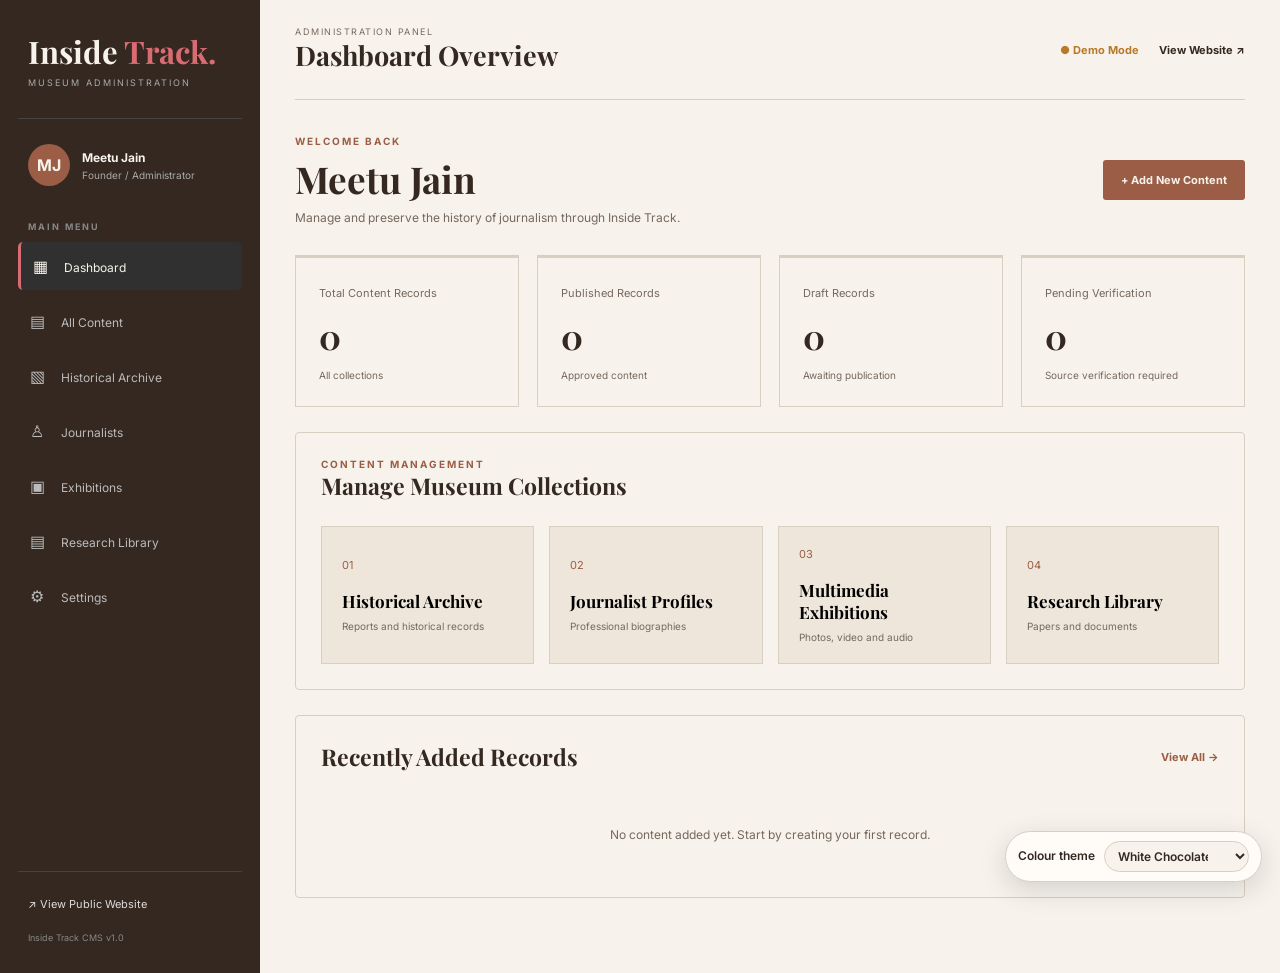
<file: admin.html>
<!DOCTYPE html>
<html lang="en">

<head>
    <meta charset="UTF-8">
    <meta name="viewport" content="width=device-width, initial-scale=1.0">

    <meta name="robots" content="noindex, nofollow">

    <title>Admin Dashboard | Inside Track</title>

    <link rel="preconnect" href="https://fonts.googleapis.com">
    <link rel="preconnect" href="https://fonts.gstatic.com" crossorigin>

    <link href="https://fonts.googleapis.com/css2?family=Inter:wght@400;500;600;700;800&family=Playfair+Display:wght@600;700&display=swap"
        rel="stylesheet">

    <link rel="stylesheet" href="admin.css">
    <script src="admin.js" defer></script>
    <link rel="stylesheet" href="theme-switcher.css">
</head>

<body>

    <div class="admin-layout">

        <!-- SIDEBAR -->

        <aside class="sidebar" id="sidebar">

            <div class="sidebar-brand">
                <a href="index.html">
                    Inside <span>Track.</span>
                </a>
                <small>MUSEUM ADMINISTRATION</small>
            </div>

            <div class="admin-user">
                <div class="user-avatar">MJ</div>
                <div>
                    <strong>Meetu Jain</strong>
                    <small>Founder / Administrator</small>
                </div>
            </div>

            <p class="menu-label">MAIN MENU</p>

            <nav class="sidebar-nav">

                <button class="nav-item active"
                    data-view="overview">
                    <span>▦</span> Dashboard
                </button>

                <button class="nav-item"
                    data-view="content">
                    <span>▤</span> All Content
                </button>

                <button class="nav-item"
                    data-view="archive">
                    <span>▧</span> Historical Archive
                </button>

                <button class="nav-item"
                    data-view="journalists">
                    <span>♙</span> Journalists
                </button>

                <button class="nav-item"
                    data-view="exhibitions">
                    <span>▣</span> Exhibitions
                </button>

                <button class="nav-item"
                    data-view="research">
                    <span>▤</span> Research Library
                </button>

                <button class="nav-item"
                    data-view="settings">
                    <span>⚙</span> Settings
                </button>

            </nav>

            <div class="sidebar-bottom">

                <a href="index.html" target="_blank">
                    ↗ View Public Website
                </a>

                <p>Inside Track CMS v1.0</p>

            </div>

        </aside>


        <!-- MAIN CONTENT -->

        <main class="main-content">

            <!-- TOP HEADER -->

            <header class="admin-header">

                <button id="menuToggle"
                    class="menu-toggle"
                    aria-label="Toggle sidebar">
                    ☰
                </button>

                <div>
                    <p class="header-label">ADMINISTRATION PANEL</p>
                    <h2 id="pageTitle">Dashboard Overview</h2>
                </div>

                <div class="header-actions">
                    <span class="admin-status">
                        ● Demo Mode
                    </span>

                    <a href="index.html" target="_blank">
                        View Website ↗
                    </a>
                </div>

            </header>


            <!-- DASHBOARD VIEW -->

            <section class="admin-view active"
                id="view-overview">

                <div class="welcome-section">
                    <div>
                        <p class="eyebrow">WELCOME BACK</p>
                        <h1>Meetu Jain</h1>
                        <p>
                            Manage and preserve the history
                            of journalism through Inside Track.
                        </p>
                    </div>

                    <button class="primary-button"
                        data-action="add-content">
                        + Add New Content
                    </button>
                </div>


                <!-- STATISTICS -->

                <div class="stats-grid">

                    <article class="stat-card">
                        <span>Total Content Records</span>
                        <h2 id="totalRecords">0</h2>
                        <small>All collections</small>
                    </article>

                    <article class="stat-card">
                        <span>Published Records</span>
                        <h2 id="publishedRecords">0</h2>
                        <small>Approved content</small>
                    </article>

                    <article class="stat-card">
                        <span>Draft Records</span>
                        <h2 id="draftRecords">0</h2>
                        <small>Awaiting publication</small>
                    </article>

                    <article class="stat-card">
                        <span>Pending Verification</span>
                        <h2 id="pendingRecords">0</h2>
                        <small>Source verification required</small>
                    </article>

                </div>


                <!-- COLLECTION OVERVIEW -->

                <div class="panel">

                    <div class="panel-heading">
                        <div>
                            <p class="eyebrow">CONTENT MANAGEMENT</p>
                            <h3>Manage Museum Collections</h3>
                        </div>
                    </div>

                    <div class="collection-grid">

                        <button data-section="archive">
                            <span>01</span>
                            <strong>Historical Archive</strong>
                            <small>Reports and historical records</small>
                        </button>

                        <button data-section="journalists">
                            <span>02</span>
                            <strong>Journalist Profiles</strong>
                            <small>Professional biographies</small>
                        </button>

                        <button data-section="exhibitions">
                            <span>03</span>
                            <strong>Multimedia Exhibitions</strong>
                            <small>Photos, video and audio</small>
                        </button>

                        <button data-section="research">
                            <span>04</span>
                            <strong>Research Library</strong>
                            <small>Papers and documents</small>
                        </button>

                    </div>

                </div>


                <!-- RECENT RECORDS -->

                <div class="panel">

                    <div class="panel-heading">
                        <h3>Recently Added Records</h3>

                        <button class="text-button"
                            data-view="content">
                            View All →
                        </button>
                    </div>

                    <div id="recentRecords"
                        class="recent-records">
                    </div>

                </div>

            </section>


            <!-- CONTENT MANAGEMENT VIEW -->

            <section class="admin-view"
                id="view-content">

                <div class="page-intro">
                    <p class="eyebrow">CONTENT CONTROL CENTRE</p>
                    <h1>All Content</h1>
                    <p>
                        Create, edit, review and manage museum records.
                    </p>
                </div>

                <div class="panel">

                    <div class="toolbar">

                        <input type="search"
                            id="adminSearch"
                            placeholder="Search records...">

                        <select id="adminFilter">
                            <option value="all">All Collections</option>
                            <option value="archive">Archive</option>
                            <option value="journalists">Journalists</option>
                            <option value="exhibitions">Exhibitions</option>
                            <option value="research">Research</option>
                        </select>

                        <select id="statusFilter">
                            <option value="all">All Statuses</option>
                            <option value="Published">Published</option>
                            <option value="Draft">Draft</option>
                        </select>

                        <button class="primary-button"
                            data-action="add-content">
                            + Add Record
                        </button>

                    </div>

                    <div class="table-wrapper">

                        <table>

                            <thead>
                                <tr>
                                    <th>Title</th>
                                    <th>Collection</th>
                                    <th>Year</th>
                                    <th>Status</th>
                                    <th>Verification</th>
                                    <th>Actions</th>
                                </tr>
                            </thead>

                            <tbody id="recordsTable">

                            </tbody>

                        </table>

                    </div>

                    <p id="tableEmpty" class="table-empty" hidden>
                        No records found.
                    </p>

                </div>

            </section>


            <!-- COLLECTION-SPECIFIC VIEWS -->

            <section class="admin-view"
                id="view-archive">
                <div class="page-intro">
                    <p class="eyebrow">COLLECTION MANAGEMENT</p>
                    <h1>Historical Archive</h1>
                    <p>Manage historical reports and journalism records.</p>
                </div>
                <div class="panel collection-panel">
                    <button class="primary-button"
                        data-action="add-content"
                        data-type="archive">
                        + Add Historical Record
                    </button>
                    <div id="archiveSummary"></div>
                </div>
            </section>


            <section class="admin-view"
                id="view-journalists">
                <div class="page-intro">
                    <p class="eyebrow">PEOPLE & PROFESSIONAL LEGACY</p>
                    <h1>Journalist Management</h1>
                    <p>Manage journalist biographies and career records.</p>
                </div>
                <div class="panel collection-panel">
                    <button class="primary-button"
                        data-action="add-content"
                        data-type="journalists">
                        + Add Journalist
                    </button>
                    <div id="journalistsSummary"></div>
                </div>
            </section>


            <section class="admin-view"
                id="view-exhibitions">
                <div class="page-intro">
                    <p class="eyebrow">MULTIMEDIA COLLECTION</p>
                    <h1>Exhibition Management</h1>
                    <p>Manage photographs, documentaries and audio exhibits.</p>
                </div>
                <div class="panel collection-panel">
                    <button class="primary-button"
                        data-action="add-content"
                        data-type="exhibitions">
                        + Add Exhibition
                    </button>
                    <div id="exhibitionsSummary"></div>
                </div>
            </section>


            <section class="admin-view"
                id="view-research">
                <div class="page-intro">
                    <p class="eyebrow">ACADEMIC DOCUMENTATION</p>
                    <h1>Research Library</h1>
                    <p>Manage research papers, publications and PDFs.</p>
                </div>
                <div class="panel collection-panel">
                    <button class="primary-button"
                        data-action="add-content"
                        data-type="research">
                        + Add Research Document
                    </button>
                    <div id="researchSummary"></div>
                </div>
            </section>


            <!-- SETTINGS VIEW -->

            <section class="admin-view"
                id="view-settings">

                <div class="page-intro">
                    <p class="eyebrow">SYSTEM CONFIGURATION</p>
                    <h1>Website Settings</h1>
                    <p>Manage basic museum information.</p>
                </div>

                <div class="panel settings-panel">

                    <h3>Museum Information</h3>

                    <form id="settingsForm">

                        <label>
                            Museum Name
                            <input type="text"
                                id="museumName"
                                value="Inside Track"
                                required>
                        </label>

                        <label>
                            Founder Name
                            <input type="text"
                                id="founderName"
                                value="Meetu Jain"
                                required>
                        </label>

                        <label>
                            Historical Coverage Start
                            <input type="number"
                                id="startYear"
                                value="1993"
                                min="1900"
                                max="2026"
                                required>
                        </label>

                        <label>
                            Historical Coverage End
                            <input type="number"
                                id="endYear"
                                value="2026"
                                min="1993"
                                max="2100"
                                required>
                        </label>

                        <button class="primary-button"
                            type="submit">
                            Save Settings
                        </button>

                    </form>

                </div>

            </section>

        </main>

    </div>


    <!-- ADD / EDIT CONTENT MODAL -->

    <dialog id="contentModal" class="content-modal">

        <div class="modal-heading">

            <div>
                <p class="eyebrow">MUSEUM CONTENT MANAGEMENT</p>
                <h2 id="formTitle">Add New Record</h2>
            </div>

            <button type="button"
                id="closeModal"
                aria-label="Close">
                &times;
            </button>

        </div>


        <form id="contentForm">

            <input type="hidden" id="recordId">

            <label>
                Collection Type
                <select id="recordType" required>
                    <option value="archive">Historical Archive</option>
                    <option value="journalists">Journalist Profile</option>
                    <option value="exhibitions">Multimedia Exhibition</option>
                    <option value="research">Research Document</option>
                </select>
            </label>

            <label>
                Record Title
                <input type="text"
                    id="recordTitle"
                    placeholder="Enter title"
                    required>
            </label>

            <label>
                Year
                <input type="number"
                    id="recordYear"
                    min="1993"
                    max="2026"
                    required>
            </label>

            <label>
                Author / Journalist / Creator
                <input type="text"
                    id="recordAuthor"
                    placeholder="Enter verified name">
            </label>

            <label>
                Publication / Organisation
                <input type="text"
                    id="recordPublication"
                    placeholder="Enter publication name">
            </label>

            <label>
                Category / Specialization
                <input type="text"
                    id="recordCategory"
                    placeholder="Enter category">
            </label>

            <label>
                Description
                <textarea id="recordDescription"
                    rows="4"
                    placeholder="Enter record description"
                    required></textarea>
            </label>

            <label>
                Image URL
                <input type="url"
                    id="recordImage"
                    placeholder="https://...">
            </label>

            <label>
                Document / Media URL
                <input type="url"
                    id="recordMedia"
                    placeholder="https://...">
            </label>

            <label>
                Original Source URL
                <input type="url"
                    id="recordSource"
                    placeholder="https://...">
            </label>

            <div class="form-row">

                <label>
                    Publication Status
                    <select id="recordStatus">
                        <option value="Draft">Draft</option>
                        <option value="Published">Published</option>
                    </select>
                </label>

                <label>
                    Verification Status
                    <select id="recordVerification">
                        <option value="Pending">Pending</option>
                        <option value="Verified">Verified</option>
                    </select>
                </label>

            </div>

            <p class="form-note">
                Only publish historical records after checking
                their original sources and usage permissions.
            </p>

            <div class="form-actions">

                <button type="button"
                    id="cancelForm"
                    class="secondary-button">
                    Cancel
                </button>

                <button type="submit"
                    class="primary-button">
                    Save Record
                </button>

            </div>

        </form>

    </dialog>


    <div id="toast" class="toast" role="status"
        aria-live="polite"></div>

    <script src="theme-switcher.js"></script>
</body>
</html>
</file>
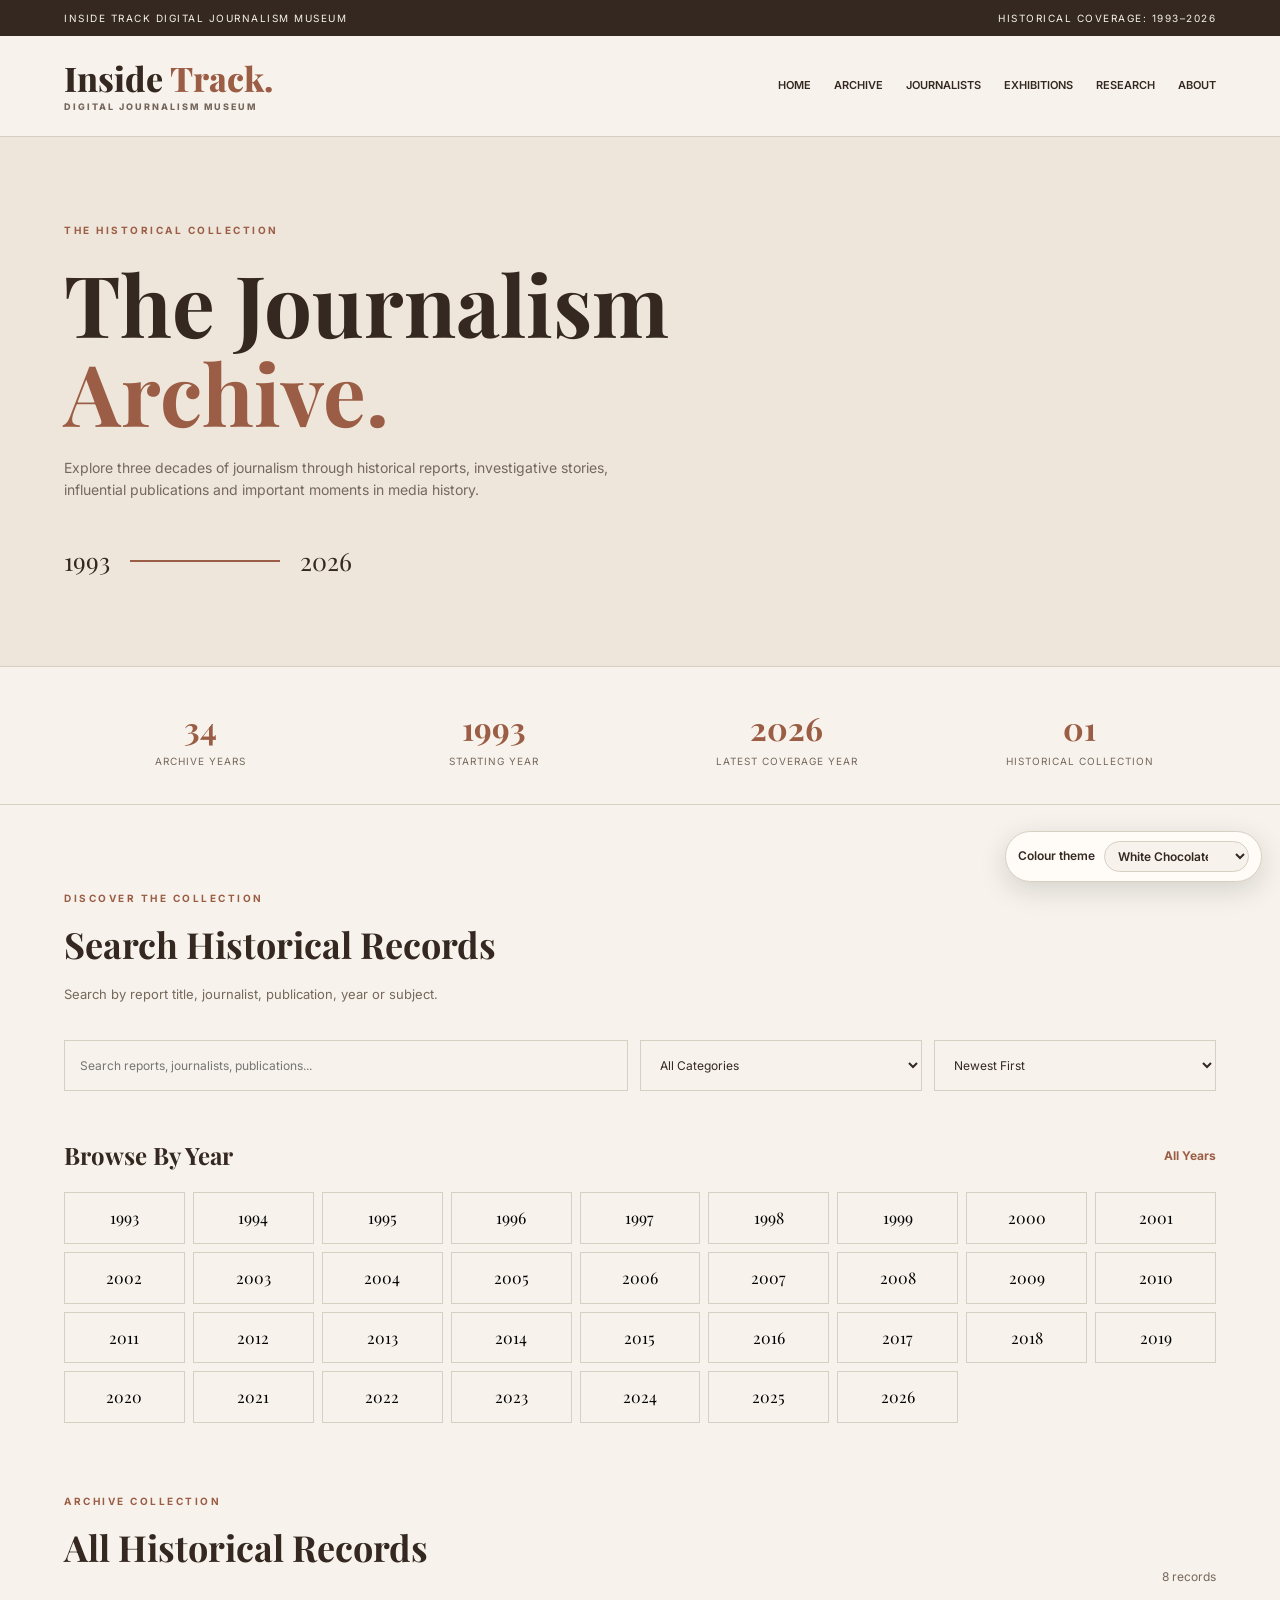
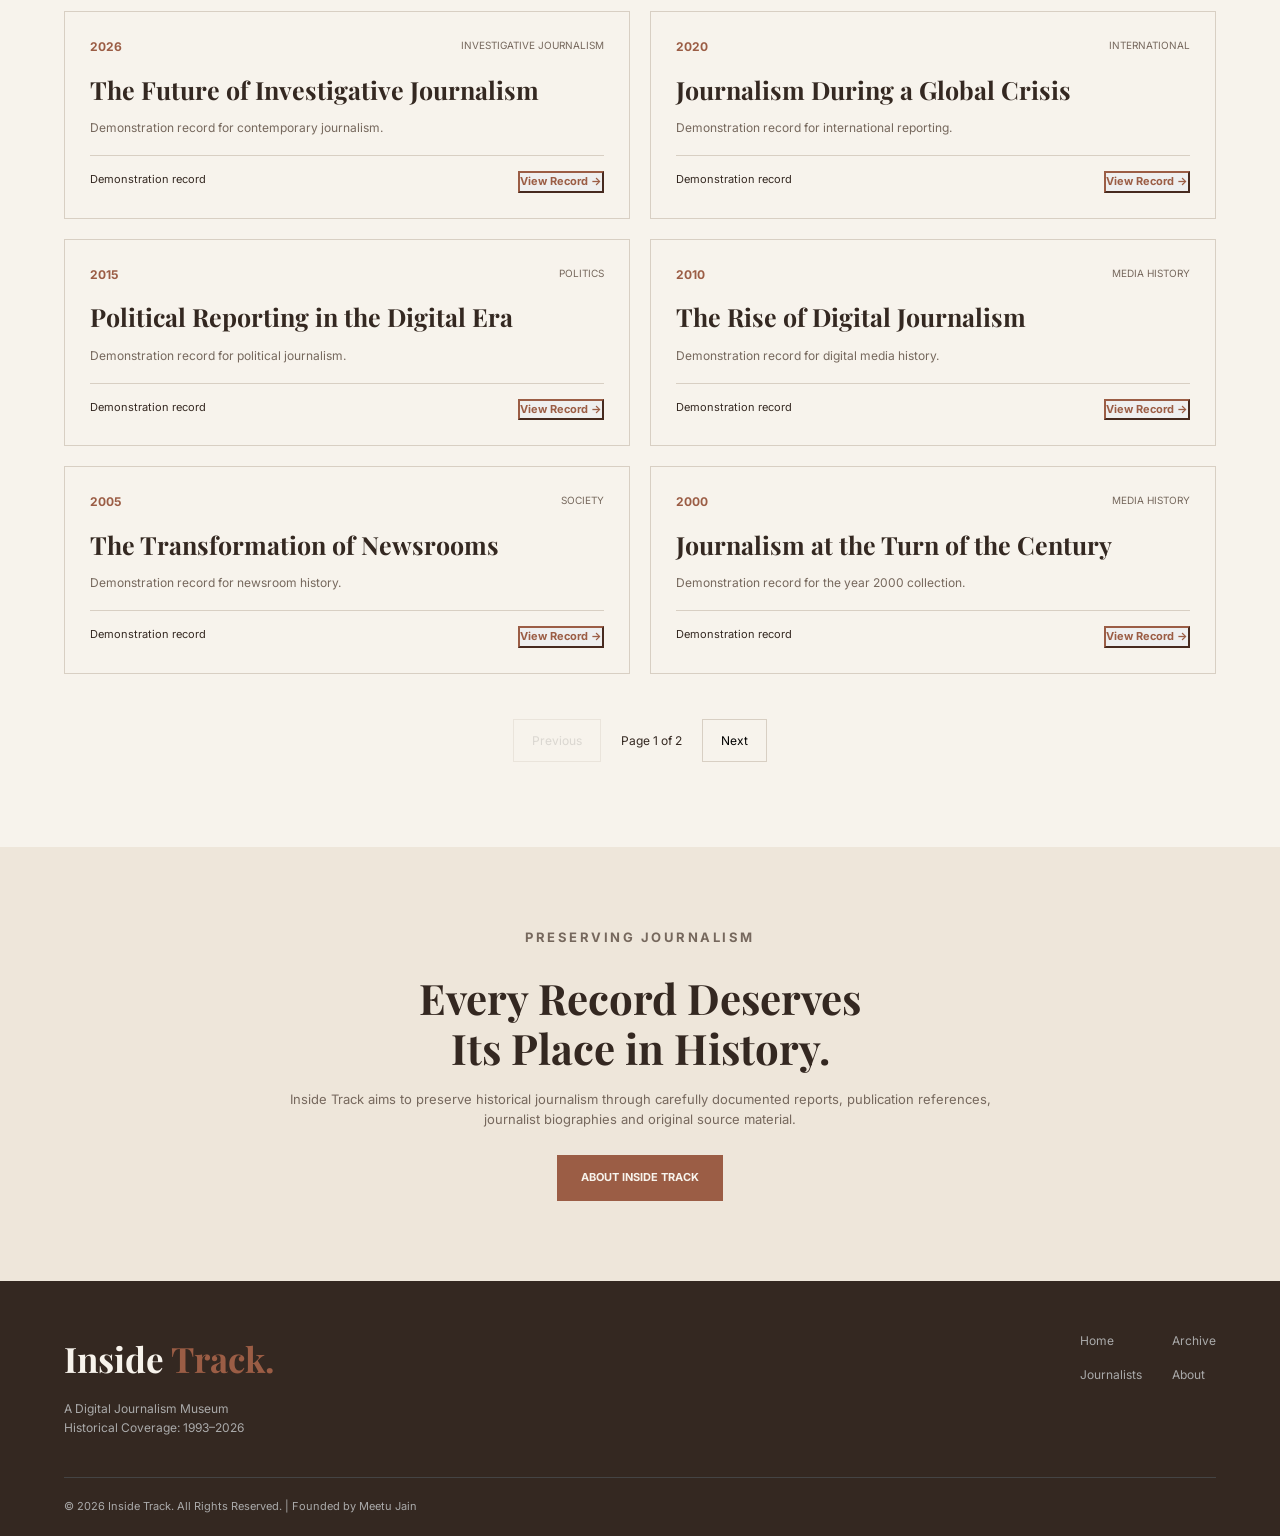
<file: archive.html>
<!DOCTYPE html>
<html lang="en">

<head>
    <meta charset="UTF-8">
    <meta name="viewport" content="width=device-width, initial-scale=1.0">

    <meta name="description"
        content="Explore the Inside Track digital journalism archive from 1993 to 2026.">

    <title>Historical Archive | Inside Track</title>

    <link rel="preconnect" href="https://fonts.googleapis.com">
    <link rel="preconnect" href="https://fonts.gstatic.com" crossorigin>

    <link href="https://fonts.googleapis.com/css2?family=Inter:wght@400;500;600;700&family=Playfair+Display:wght@500;600;700;800&display=swap"
        rel="stylesheet">

    <link rel="stylesheet" href="archive.css">

    <script src="archive.js" defer></script>
    <link rel="stylesheet" href="theme-switcher.css">
</head>

<body>

    <!-- TOP BAR -->

    <div class="topbar">
        <div class="container topbar-inner">
            <span>INSIDE TRACK DIGITAL JOURNALISM MUSEUM</span>
            <span>HISTORICAL COVERAGE: 1993–2026</span>
        </div>
    </div>

    <!-- HEADER -->

    <header class="header">
        <div class="container header-inner">

            <a href="index.html" class="logo">
                Inside <span>Track.</span>
                <small>DIGITAL JOURNALISM MUSEUM</small>
            </a>

            <nav aria-label="Main navigation">
                <a href="index.html">Home</a>
            <a href="archive.html">Archive</a>	
            <a href="journalists.html">Journalists</a>
            <a href="exhibitions.html">Exhibitions</a>
            <a href="research.html">Research</a>
                <a href="index.html#about">About</a>
            </nav>

        </div>
    </header>

    <main>

        <!-- PAGE INTRODUCTION -->

        <section class="archive-hero">
            <div class="container">

                <p class="eyebrow">THE HISTORICAL COLLECTION</p>

                <h1>
                    The Journalism<br>
                    <span>Archive.</span>
                </h1>

                <p class="intro-text">
                    Explore three decades of journalism through
                    historical reports, investigative stories,
                    influential publications and important
                    moments in media history.
                </p>

                <div class="archive-period">
                    <span>1993</span>
                    <div class="period-line"></div>
                    <span>2026</span>
                </div>

            </div>
        </section>

        <!-- ARCHIVE STATISTICS -->

        <section class="archive-stats">
            <div class="container stats-grid">

                <div>
                    <h2>34</h2>
                    <p>Archive Years</p>
                </div>

                <div>
                    <h2>1993</h2>
                    <p>Starting Year</p>
                </div>

                <div>
                    <h2>2026</h2>
                    <p>Latest Coverage Year</p>
                </div>

                <div>
                    <h2>01</h2>
                    <p>Historical Collection</p>
                </div>

            </div>
        </section>

        <!-- ARCHIVE SEARCH -->

        <section class="archive-main">

            <div class="container">

                <div class="section-heading">
                    <p class="eyebrow">DISCOVER THE COLLECTION</p>
                    <h2>Search Historical Records</h2>
                    <p>
                        Search by report title, journalist,
                        publication, year or subject.
                    </p>
                </div>

                <div class="search-panel">

                    <input
                        type="search"
                        id="archiveSearch"
                        placeholder="Search reports, journalists, publications..."
                        aria-label="Search historical records"
                    >

                    <select id="categoryFilter"
                        aria-label="Filter by category">

                        <option value="all">All Categories</option>
                        <option value="Politics">Politics</option>
                        <option value="Investigative Journalism">Investigative Journalism</option>
                        <option value="Crime">Crime</option>
                        <option value="Society">Society</option>
                        <option value="Economy">Economy</option>
                        <option value="International">International</option>
                        <option value="Media History">Media History</option>

                    </select>

                    <select id="sortOrder" aria-label="Sort records">
                        <option value="newest">Newest First</option>
                        <option value="oldest">Oldest First</option>
                    </select>

                </div>

                <!-- YEAR FILTER -->

                <div class="year-heading">
                    <h3>Browse By Year</h3>
                    <button id="allYears" class="clear-button">
                        All Years
                    </button>
                </div>

                <div class="year-selector" id="yearSelector">
                    <!-- Years generated by JavaScript -->
                </div>

                <!-- RESULTS -->

                <div class="results-heading">

                    <div>
                        <p class="eyebrow">ARCHIVE COLLECTION</p>
                        <h2 id="resultsTitle">All Historical Records</h2>
                    </div>

                    <span id="resultCount">0 records</span>

                </div>

                <div id="archiveResults" class="records-grid">

                    <!-- Archive records generated by JavaScript -->

                </div>

                <div id="emptyMessage" class="empty-message" hidden>
                    <h3>No Records Found</h3>
                    <p>
                        Try another keyword, year or category.
                    </p>
                </div>

                <!-- PAGINATION -->

                <div class="pagination" id="pagination">

                    <button id="previousPage" disabled>
                        Previous
                    </button>

                    <span id="pageNumber">Page 1</span>

                    <button id="nextPage">
                        Next
                    </button>

                </div>

            </div>

        </section>

        <!-- ARCHIVE INFORMATION -->

        <section class="archive-note">

            <div class="container note-content">

                <p class="eyebrow">PRESERVING JOURNALISM</p>

                <h2>
                    Every Record Deserves<br>
                    Its Place in History.
                </h2>

                <p>
                    Inside Track aims to preserve historical
                    journalism through carefully documented
                    reports, publication references, journalist
                    biographies and original source material.
                </p>

                <a href="index.html#about" class="button">
                    About Inside Track
                </a>

            </div>

        </section>

    </main>

    <!-- REPORT DETAIL MODAL -->

    <dialog id="reportModal" class="report-modal">

        <div class="modal-header">

            <span class="eyebrow">ARCHIVE RECORD</span>

            <button id="closeModal" aria-label="Close report">
                &times;
            </button>

        </div>

        <div id="modalContent"></div>

    </dialog>

    <!-- FOOTER -->

    <footer>

        <div class="container footer-content">

            <div>
                <h2>Inside <span>Track.</span></h2>
                <p>
                    A Digital Journalism Museum<br>
                    Historical Coverage: 1993–2026
                </p>
            </div>

            <div>
                <a href="index.html">Home</a>
                <a href="archive.html">Archive</a>
                <a href="journalists.html">Journalists</a>
                <a href="index.html#about">About</a>
            </div>

        </div>

        <div class="container copyright">
            © 2026 Inside Track. All Rights Reserved.
            | Founded by Meetu Jain
        </div>

    </footer>

    <script src="theme-switcher.js"></script>
</body>
</html>
</file>
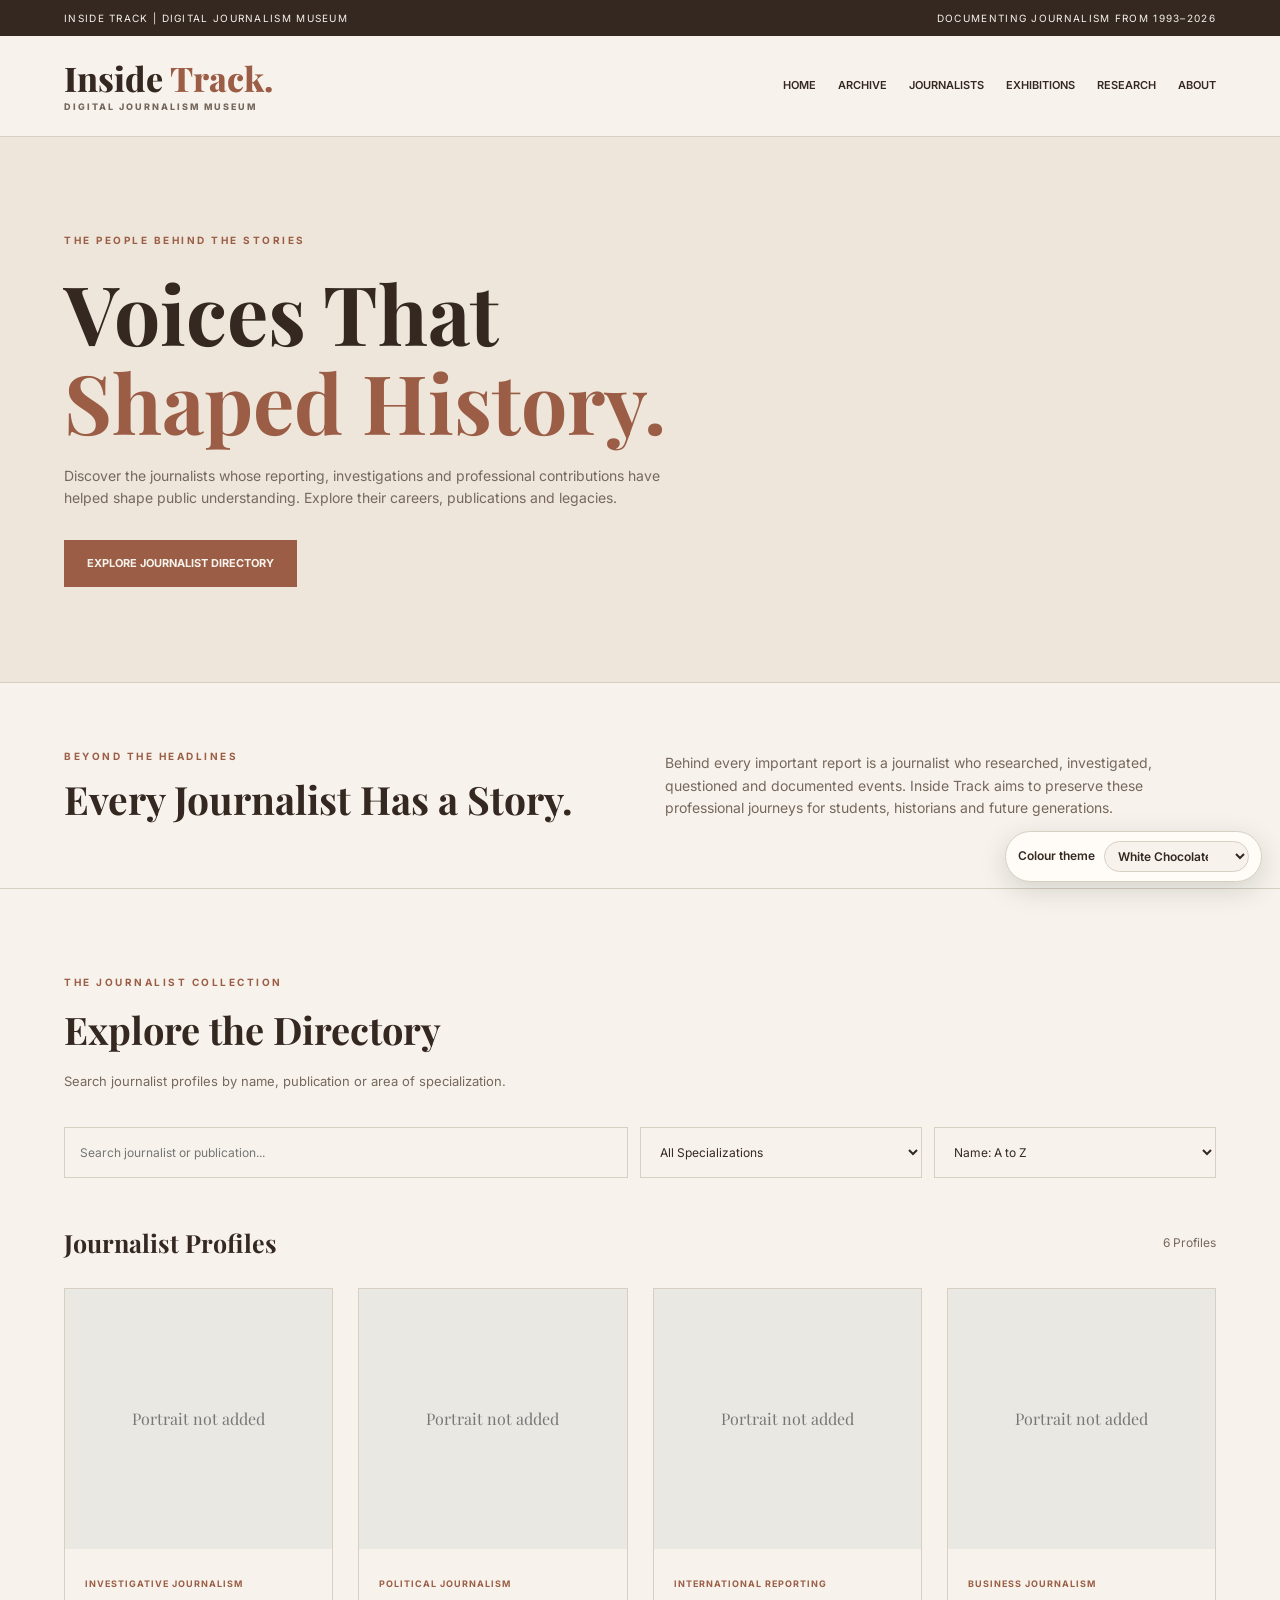
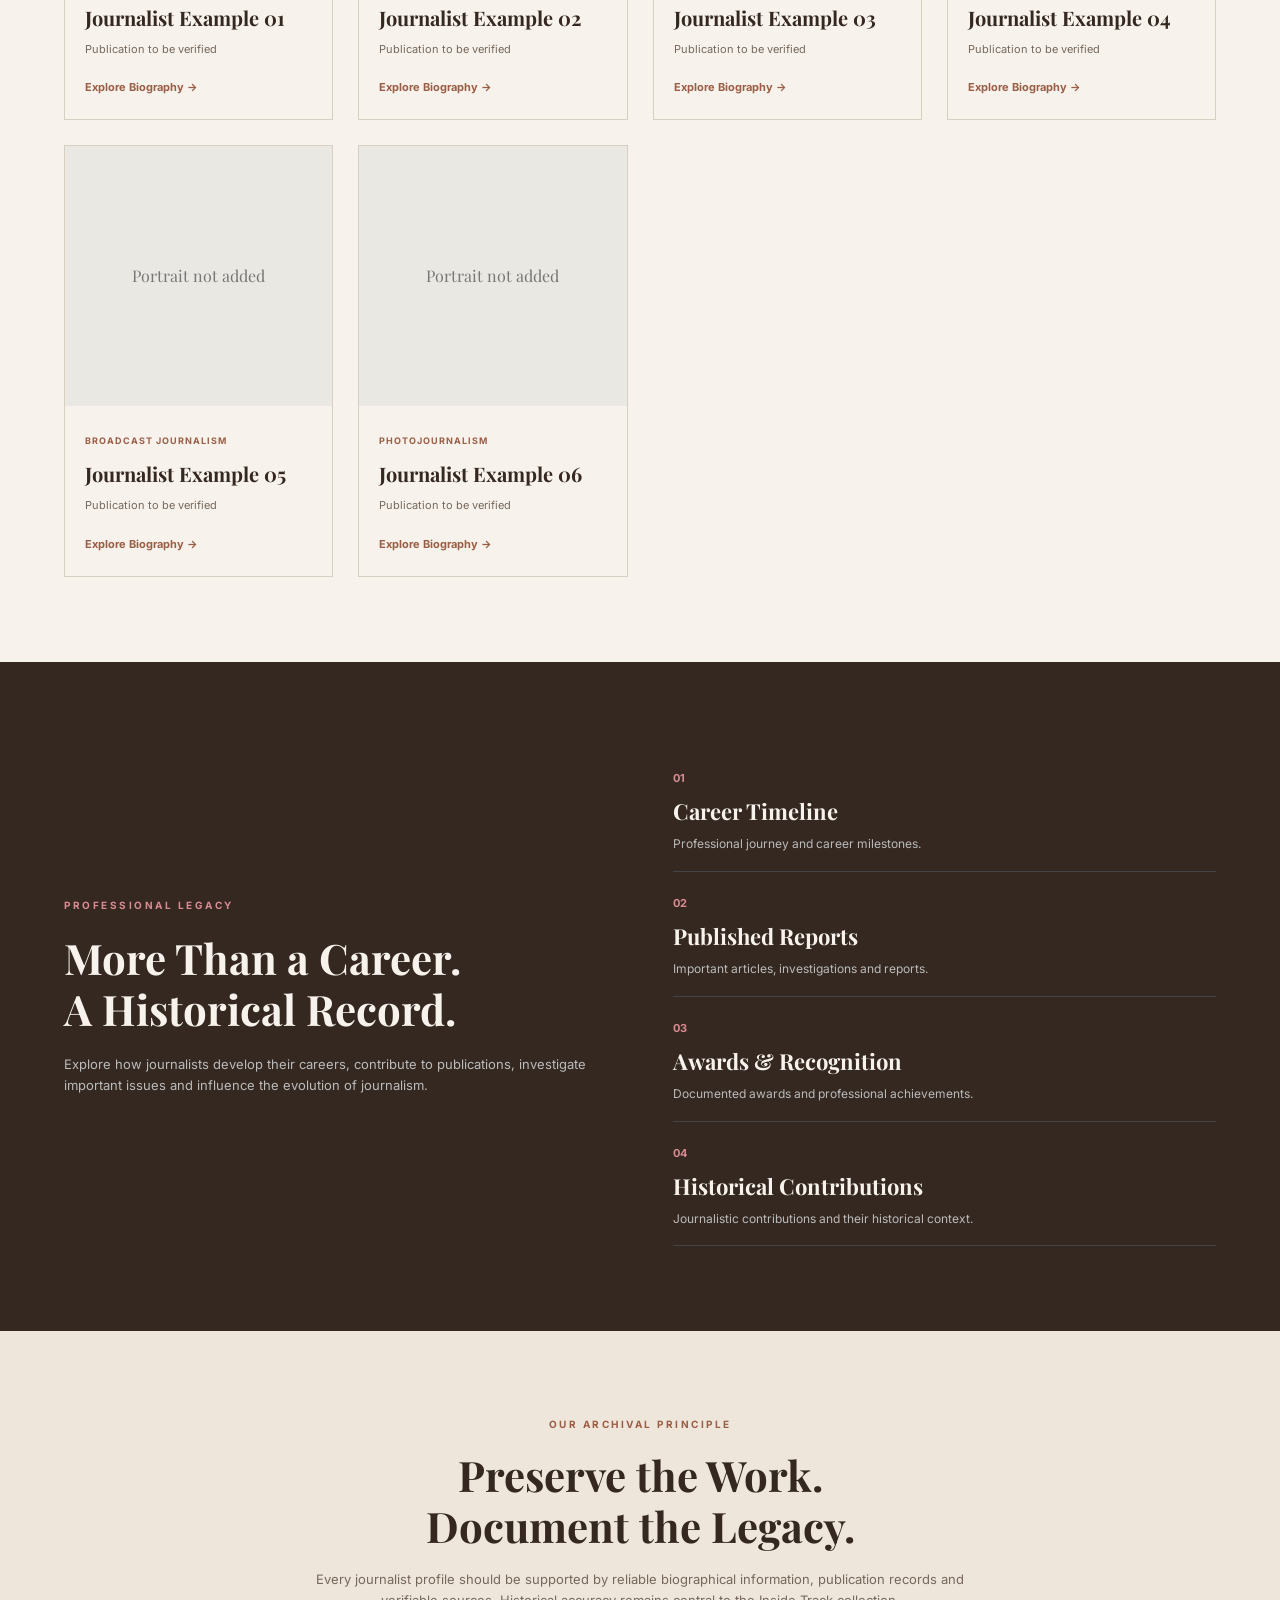
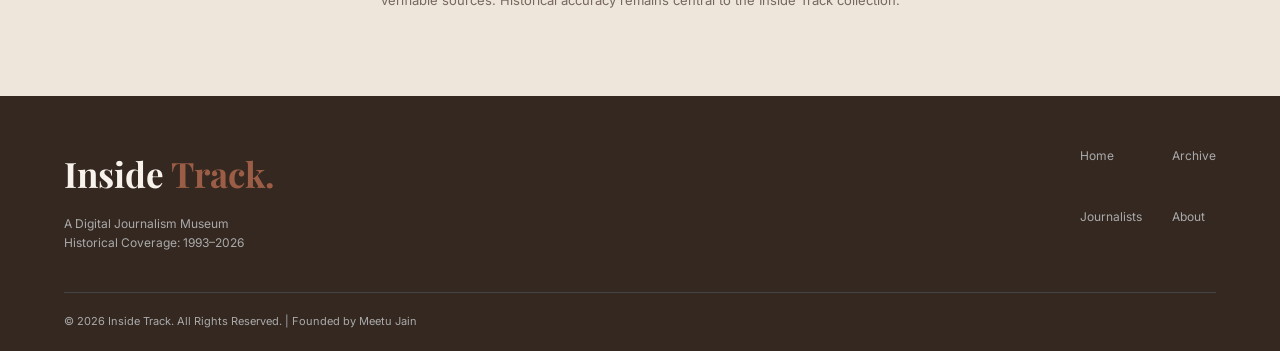
<file: journalists.html>
<!DOCTYPE html>
<html lang="en">

<head>
    <meta charset="UTF-8">
    <meta name="viewport" content="width=device-width, initial-scale=1.0">

    <meta name="description"
        content="Explore journalist biographies, career histories, investigative reporting and professional achievements at Inside Track.">

    <title>Journalists | Inside Track Digital Journalism Museum</title>

    <link rel="preconnect" href="https://fonts.googleapis.com">
    <link rel="preconnect" href="https://fonts.gstatic.com" crossorigin>

    <link href="https://fonts.googleapis.com/css2?family=Inter:wght@400;500;600;700&family=Playfair+Display:wght@500;600;700;800&display=swap"
        rel="stylesheet">

    <link rel="stylesheet" href="journalists.css">
    <script src="journalists.js" defer></script>
    <link rel="stylesheet" href="theme-switcher.css">
</head>

<body>

    <!-- TOP BAR -->

    <div class="topbar">
        <div class="container">
            INSIDE TRACK | DIGITAL JOURNALISM MUSEUM
            <span>DOCUMENTING JOURNALISM FROM 1993–2026</span>
        </div>
    </div>

    <!-- HEADER -->

    <header>
        <div class="container header-inner">

            <a href="index.html" class="logo">
                Inside <span>Track.</span>
                <small>DIGITAL JOURNALISM MUSEUM</small>
            </a>

            <nav aria-label="Main navigation">
                <a href="index.html">Home</a>
            <a href="archive.html">Archive</a>	
            <a href="journalists.html">Journalists</a>
            <a href="exhibitions.html">Exhibitions</a>
            <a href="research.html">Research</a>
                <a href="index.html#about">About</a>
            </nav>

        </div>
    </header>

    <main>

        <!-- HERO -->

        <section class="journalist-hero">
            <div class="container">

                <p class="eyebrow">THE PEOPLE BEHIND THE STORIES</p>

                <h1>
                    Voices That<br>
                    <span>Shaped History.</span>
                </h1>

                <p>
                    Discover the journalists whose reporting,
                    investigations and professional contributions
                    have helped shape public understanding.
                    Explore their careers, publications and legacies.
                </p>

                <a href="#directory" class="primary-button">
                    Explore Journalist Directory
                </a>

            </div>
        </section>

        <!-- INTRODUCTION -->

        <section class="intro-section">
            <div class="container intro-grid">

                <div>
                    <p class="eyebrow">BEYOND THE HEADLINES</p>
                    <h2>Every Journalist Has a Story.</h2>
                </div>

                <p>
                    Behind every important report is a journalist
                    who researched, investigated, questioned and
                    documented events. Inside Track aims to preserve
                    these professional journeys for students,
                    historians and future generations.
                </p>

            </div>
        </section>

        <!-- DIRECTORY -->

        <section class="directory-section" id="directory">

            <div class="container">

                <div class="section-heading">
                    <p class="eyebrow">THE JOURNALIST COLLECTION</p>
                    <h2>Explore the Directory</h2>
                    <p>
                        Search journalist profiles by name,
                        publication or area of specialization.
                    </p>
                </div>

                <!-- SEARCH -->

                <div class="directory-controls">

                    <input
                        type="search"
                        id="journalistSearch"
                        placeholder="Search journalist or publication..."
                        aria-label="Search journalists"
                    >

                    <select id="specializationFilter"
                        aria-label="Filter journalists by specialization">

                        <option value="all">All Specializations</option>
                        <option value="Investigative Journalism">Investigative Journalism</option>
                        <option value="Political Journalism">Political Journalism</option>
                        <option value="International Reporting">International Reporting</option>
                        <option value="Business Journalism">Business Journalism</option>
                        <option value="Broadcast Journalism">Broadcast Journalism</option>
                        <option value="Photojournalism">Photojournalism</option>

                    </select>

                    <select id="journalistSort"
                        aria-label="Sort journalist profiles">

                        <option value="az">Name: A to Z</option>
                        <option value="za">Name: Z to A</option>

                    </select>

                </div>

                <!-- DIRECTORY RESULTS -->

                <div class="directory-heading">

                    <h3>Journalist Profiles</h3>

                    <span id="profileCount">
                        0 Profiles
                    </span>

                </div>

                <div class="journalist-grid"
                    id="journalistGrid">

                    <!-- Profiles generated through JavaScript -->

                </div>

                <div id="noProfiles" class="no-profiles" hidden>

                    <h3>No Profiles Found</h3>

                    <p>
                        Try another name or specialization.
                    </p>

                </div>

            </div>

        </section>

        <!-- CAREER MUSEUM -->

        <section class="career-section">

            <div class="container career-grid">

                <div>
                    <p class="eyebrow">PROFESSIONAL LEGACY</p>

                    <h2>
                        More Than a Career.<br>
                        A Historical Record.
                    </h2>

                    <p>
                        Explore how journalists develop their
                        careers, contribute to publications,
                        investigate important issues and
                        influence the evolution of journalism.
                    </p>
                </div>

                <div class="career-features">

                    <div>
                        <span>01</span>
                        <h3>Career Timeline</h3>
                        <p>Professional journey and career milestones.</p>
                    </div>

                    <div>
                        <span>02</span>
                        <h3>Published Reports</h3>
                        <p>Important articles, investigations and reports.</p>
                    </div>

                    <div>
                        <span>03</span>
                        <h3>Awards & Recognition</h3>
                        <p>Documented awards and professional achievements.</p>
                    </div>

                    <div>
                        <span>04</span>
                        <h3>Historical Contributions</h3>
                        <p>Journalistic contributions and their historical context.</p>
                    </div>

                </div>

            </div>

        </section>

        <!-- EDITORIAL NOTE -->

        <section class="editorial-note">

            <div class="container">

                <p class="eyebrow">OUR ARCHIVAL PRINCIPLE</p>

                <h2>Preserve the Work.<br>Document the Legacy.</h2>

                <p>
                    Every journalist profile should be supported
                    by reliable biographical information,
                    publication records and verifiable sources.
                    Historical accuracy remains central to
                    the Inside Track collection.
                </p>

            </div>

        </section>

    </main>

    <!-- JOURNALIST PROFILE MODAL -->

    <dialog id="journalistModal" class="profile-modal">

        <div class="modal-header">

            <span class="eyebrow">JOURNALIST PROFILE</span>

            <button id="closeProfile" aria-label="Close profile">
                &times;
            </button>

        </div>

        <div id="profileDetails"></div>

    </dialog>

    <!-- FOOTER -->

    <footer>

        <div class="container footer-content">

            <div>
                <h2>Inside <span>Track.</span></h2>

                <p>
                    A Digital Journalism Museum<br>
                    Historical Coverage: 1993–2026
                </p>
            </div>

            <div>
                <a href="index.html">Home</a>
                <a href="archive.html">Archive</a>
                <a href="journalists.html">Journalists</a>
                <a href="index.html#about">About</a>
            </div>

        </div>

        <div class="container copyright">
            © 2026 Inside Track. All Rights Reserved.
            | Founded by Meetu Jain
        </div>

    </footer>

    <script src="theme-switcher.js"></script>
</body>
</html>
</file>
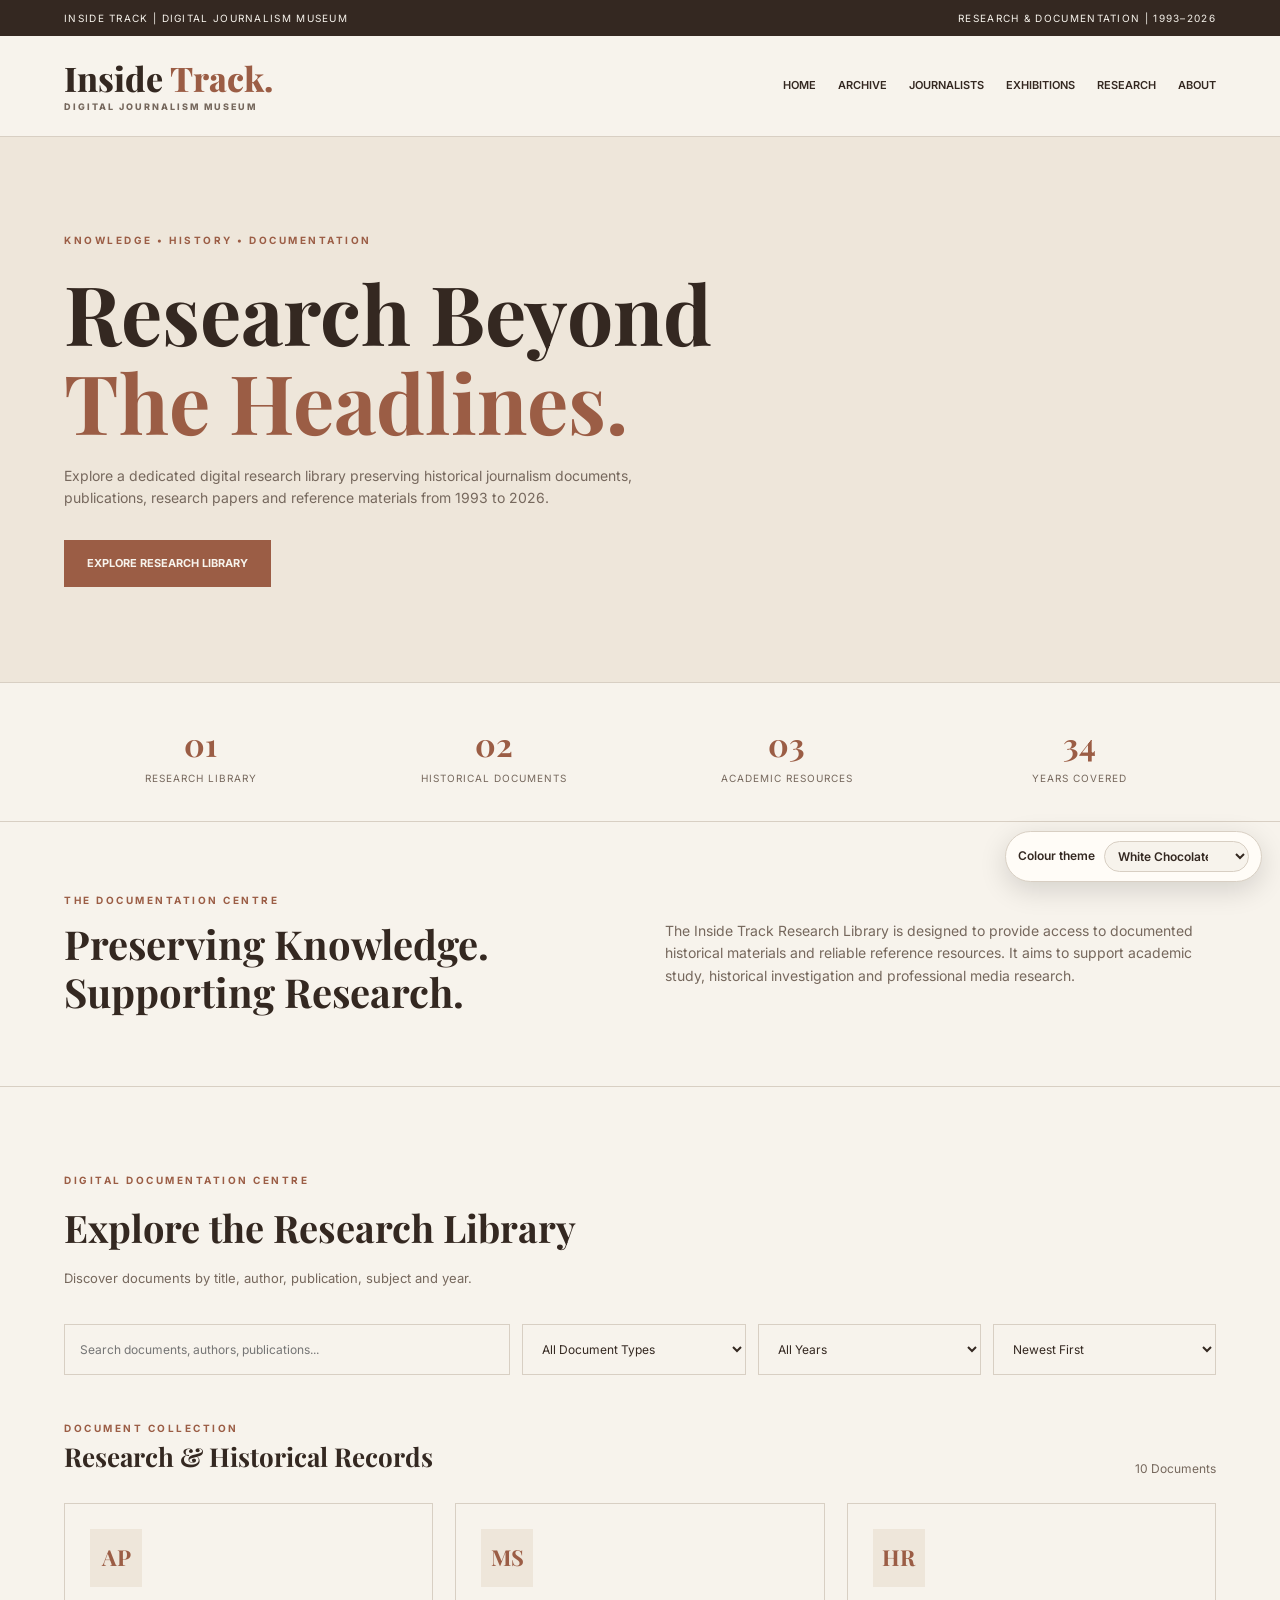
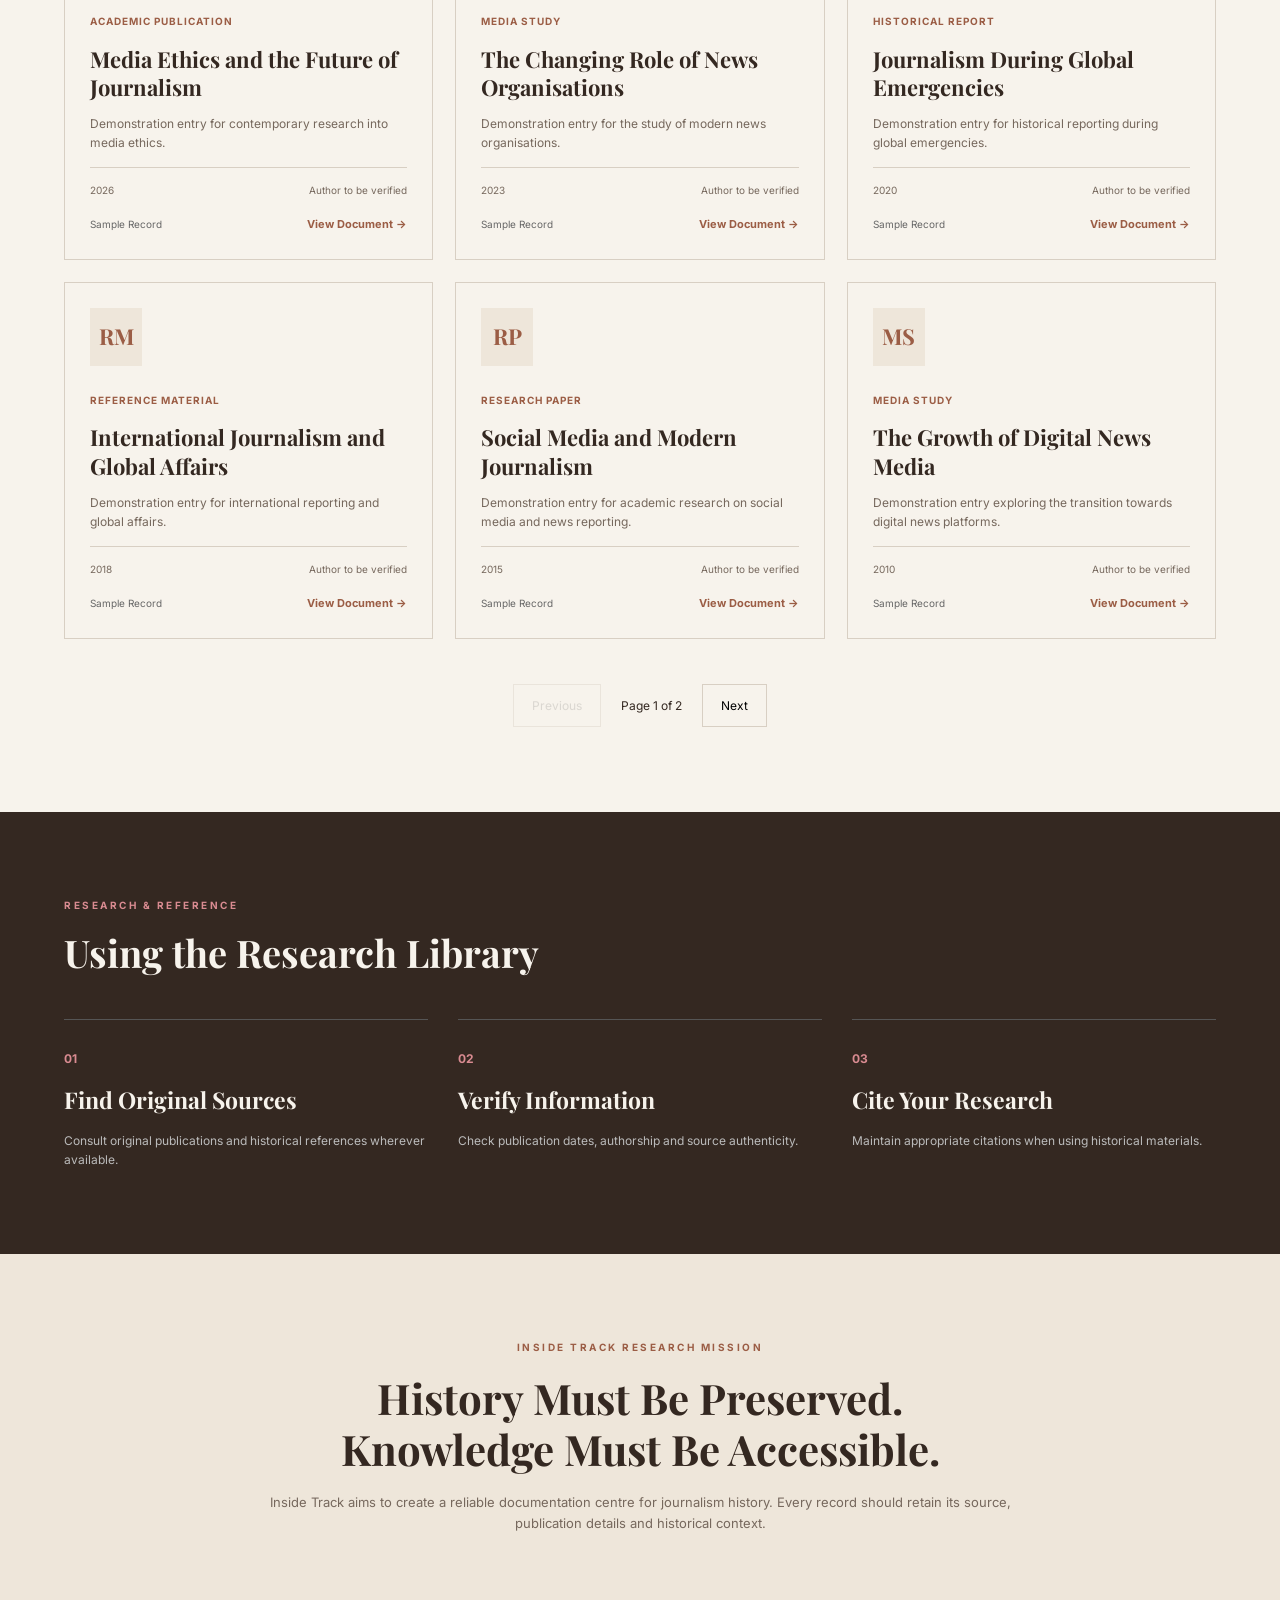
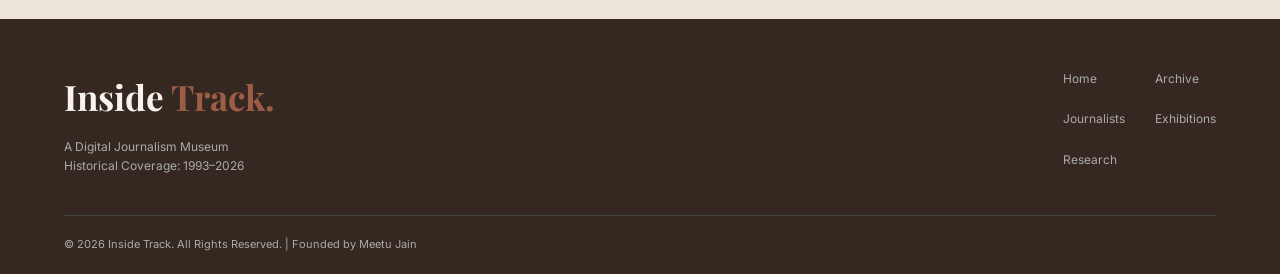
<file: research.html>
<!DOCTYPE html>
<html lang="en">

<head>
    <meta charset="UTF-8">
    <meta name="viewport" content="width=device-width, initial-scale=1.0">

    <meta name="description"
        content="Explore historical research papers, journalism reports, newspaper archives and digital documents at Inside Track.">

    <title>Research Library | Inside Track</title>

    <link rel="preconnect" href="https://fonts.googleapis.com">
    <link rel="preconnect" href="https://fonts.gstatic.com" crossorigin>

    <link href="https://fonts.googleapis.com/css2?family=Inter:wght@400;500;600;700&family=Playfair+Display:wght@500;600;700;800&display=swap"
        rel="stylesheet">

    <link rel="stylesheet" href="research.css">
    <script src="research.js" defer></script>
    <link rel="stylesheet" href="theme-switcher.css">
</head>

<body>

    <!-- TOP BAR -->

    <div class="topbar">
        <div class="container topbar-inner">
            <span>INSIDE TRACK | DIGITAL JOURNALISM MUSEUM</span>
            <span>RESEARCH & DOCUMENTATION | 1993–2026</span>
        </div>
    </div>


    <!-- HEADER -->

    <header>
        <div class="container header-inner">

            <a href="index.html" class="logo">
                Inside <span>Track.</span>
                <small>DIGITAL JOURNALISM MUSEUM</small>
            </a>

            <nav aria-label="Main navigation">

                <a href="index.html">Home</a>
            <a href="archive.html">Archive</a>	
            <a href="journalists.html">Journalists</a>
            <a href="exhibitions.html">Exhibitions</a>
            <a href="research.html">Research</a>
                <a href="index.html#about">About</a>

            </nav>

        </div>
    </header>


    <main>

        <!-- HERO -->

        <section class="research-hero">

            <div class="container">

                <p class="eyebrow">
                    KNOWLEDGE • HISTORY • DOCUMENTATION
                </p>

                <h1>
                    Research Beyond<br>
                    <span>The Headlines.</span>
                </h1>

                <p>
                    Explore a dedicated digital research library
                    preserving historical journalism documents,
                    publications, research papers and reference
                    materials from 1993 to 2026.
                </p>

                <a href="#library" class="primary-button">
                    Explore Research Library
                </a>

            </div>

        </section>


        <!-- LIBRARY STATISTICS -->

        <section class="research-stats">

            <div class="container stats-grid">

                <div>
                    <h2>01</h2>
                    <p>Research Library</p>
                </div>

                <div>
                    <h2>02</h2>
                    <p>Historical Documents</p>
                </div>

                <div>
                    <h2>03</h2>
                    <p>Academic Resources</p>
                </div>

                <div>
                    <h2>34</h2>
                    <p>Years Covered</p>
                </div>

            </div>

        </section>


        <!-- INTRODUCTION -->

        <section class="research-intro">

            <div class="container intro-grid">

                <div>

                    <p class="eyebrow">
                        THE DOCUMENTATION CENTRE
                    </p>

                    <h2>
                        Preserving Knowledge.<br>
                        Supporting Research.
                    </h2>

                </div>

                <p>
                    The Inside Track Research Library is designed
                    to provide access to documented historical
                    materials and reliable reference resources.

                    It aims to support academic study, historical
                    investigation and professional media research.
                </p>

            </div>

        </section>


        <!-- LIBRARY -->

        <section class="library-section" id="library">

            <div class="container">

                <div class="section-heading">

                    <p class="eyebrow">
                        DIGITAL DOCUMENTATION CENTRE
                    </p>

                    <h2>Explore the Research Library</h2>

                    <p>
                        Discover documents by title, author,
                        publication, subject and year.
                    </p>

                </div>


                <!-- SEARCH -->

                <div class="library-search">

                    <input
                        type="search"
                        id="documentSearch"
                        placeholder="Search documents, authors, publications..."
                        aria-label="Search research documents"
                    >

                    <select id="documentCategory"
                        aria-label="Filter document category">

                        <option value="all">All Document Types</option>

                        <option value="Research Paper">Research Papers</option>

                        <option value="Historical Report">Historical Reports</option>

                        <option value="Newspaper">Newspapers</option>

                        <option value="Academic Publication">Academic Publications</option>

                        <option value="Media Study">Media Studies</option>

                        <option value="Reference Material">Reference Materials</option>

                    </select>

                    <select id="documentYear"
                        aria-label="Filter by year">

                        <option value="all">All Years</option>

                        <option value="1993">1993–1999</option>

                        <option value="2000">2000–2009</option>

                        <option value="2010">2010–2019</option>

                        <option value="2020">2020–2026</option>

                    </select>

                    <select id="documentSort"
                        aria-label="Sort documents">

                        <option value="newest">Newest First</option>

                        <option value="oldest">Oldest First</option>

                        <option value="az">Title A–Z</option>

                    </select>

                </div>


                <!-- DOCUMENT RESULTS -->

                <div class="library-heading">

                    <div>
                        <p class="eyebrow">DOCUMENT COLLECTION</p>
                        <h3>Research & Historical Records</h3>
                    </div>

                    <span id="documentCount">0 Documents</span>

                </div>


                <div class="document-grid" id="documentGrid">

                    <!-- Documents generated by JavaScript -->

                </div>


                <!-- EMPTY MESSAGE -->

                <div id="emptyDocuments" class="empty-message" hidden>

                    <h3>No Documents Found</h3>

                    <p>
                        Try a different keyword, category or year.
                    </p>

                </div>


                <!-- PAGINATION -->

                <div class="pagination" id="pagination">

                    <button id="previousPage" disabled>
                        Previous
                    </button>

                    <span id="pageNumber">Page 1</span>

                    <button id="nextPage">
                        Next
                    </button>

                </div>

            </div>

        </section>


        <!-- RESEARCH GUIDELINES -->

        <section class="guidelines-section">

            <div class="container">

                <div class="section-heading">

                    <p class="eyebrow">
                        RESEARCH & REFERENCE
                    </p>

                    <h2>Using the Research Library</h2>

                </div>


                <div class="guideline-grid">

                    <article>
                        <span>01</span>
                        <h3>Find Original Sources</h3>
                        <p>
                            Consult original publications and
                            historical references wherever available.
                        </p>
                    </article>

                    <article>
                        <span>02</span>
                        <h3>Verify Information</h3>
                        <p>
                            Check publication dates, authorship
                            and source authenticity.
                        </p>
                    </article>

                    <article>
                        <span>03</span>
                        <h3>Cite Your Research</h3>
                        <p>
                            Maintain appropriate citations
                            when using historical materials.
                        </p>
                    </article>

                </div>

            </div>

        </section>


        <!-- ABOUT RESEARCH LIBRARY -->

        <section class="research-note">

            <div class="container note-content">

                <p class="eyebrow">
                    INSIDE TRACK RESEARCH MISSION
                </p>

                <h2>
                    History Must Be Preserved.<br>
                    Knowledge Must Be Accessible.
                </h2>

                <p>
                    Inside Track aims to create a reliable
                    documentation centre for journalism history.
                    Every record should retain its source,
                    publication details and historical context.
                </p>

            </div>

        </section>

    </main>


    <!-- DOCUMENT DETAIL MODAL -->

    <dialog id="documentModal" class="document-modal">

        <div class="modal-header">

            <span class="eyebrow">
                RESEARCH DOCUMENT
            </span>

            <button id="closeDocument"
                aria-label="Close document">
                &times;
            </button>

        </div>

        <div id="documentDetails"></div>

    </dialog>


    <!-- FOOTER -->

    <footer>

        <div class="container footer-content">

            <div>

                <h2>Inside <span>Track.</span></h2>

                <p>
                    A Digital Journalism Museum<br>
                    Historical Coverage: 1993–2026
                </p>

            </div>

            <div>

                <a href="index.html">Home</a>
                <a href="archive.html">Archive</a>
                <a href="journalists.html">Journalists</a>
                <a href="exhibitions.html">Exhibitions</a>
                <a href="research.html">Research</a>

            </div>

        </div>

        <div class="container copyright">
            © 2026 Inside Track. All Rights Reserved.
            | Founded by Meetu Jain
        </div>

    </footer>

    <script src="theme-switcher.js"></script>
</body>
</html>
</file>
<file: admin.css>
/* ==========================================
   INSIDE TRACK - ADMIN DASHBOARD
========================================== */

:root {
    --black: #151515;
    --red: #A51F2B;
    --white: #FFFFFF;
    --light: #F5F5F3;
    --grey: #E2E2E2;
    --muted: #777777;
    --green: #27845C;
    --orange: #B87929;
}

* {
    margin: 0;
    padding: 0;
    box-sizing: border-box;
}

body {
    font-family: 'Inter', sans-serif;
    background: var(--light);
    color: var(--black);
}

button, input, select, textarea {
    font: inherit;
}

button {
    cursor: pointer;
}

a {
    color: inherit;
    text-decoration: none;
}

/* MAIN LAYOUT */

.admin-layout {
    display: flex;
    min-height: 100vh;
}

/* SIDEBAR */

.sidebar {
    width: 260px;
    background: var(--black);
    color: var(--white);
    padding: 30px 18px;
    display: flex;
    flex-direction: column;
    flex-shrink: 0;
}

.sidebar-brand {
    padding: 0 10px 30px;
    border-bottom: 1px solid #444;
}

.sidebar-brand a {
    font-family: 'Playfair Display', serif;
    font-size: 31px;
    font-weight: 700;
}

.sidebar-brand a span {
    color: #D96B73;
}

.sidebar-brand small {
    display: block;
    color: #AAAAAA;
    font-size: 9px;
    letter-spacing: 2px;
    margin-top: 5px;
}

.admin-user {
    display: flex;
    align-items: center;
    gap: 12px;
    padding: 25px 10px;
}

.user-avatar {
    width: 42px;
    height: 42px;
    background: var(--red);
    display: grid;
    place-items: center;
    border-radius: 50%;
    font-weight: 700;
}

.admin-user strong,
.admin-user small {
    display: block;
}

.admin-user strong {
    font-size: 12px;
}

.admin-user small {
    font-size: 10px;
    color: #AAAAAA;
    margin-top: 4px;
}

.menu-label {
    color: #888888;
    font-size: 9px;
    font-weight: 700;
    letter-spacing: 2px;
    padding: 10px;
}

.sidebar-nav {
    display: grid;
    gap: 7px;
}

.nav-item {
    border: none;
    background: transparent;
    color: #BBBBBB;
    padding: 14px 12px;
    text-align: left;
    border-radius: 5px;
    font-size: 12px;
    transition: 0.2s;
}

.nav-item span {
    display: inline-block;
    width: 28px;
    font-size: 16px;
}

.nav-item:hover,
.nav-item.active {
    background: #303030;
    color: var(--white);
}

.nav-item.active {
    border-left: 3px solid #D96B73;
}

.sidebar-bottom {
    margin-top: auto;
    border-top: 1px solid #444;
    padding: 20px 10px 0;
}

.sidebar-bottom a {
    font-size: 11px;
    color: #DDDDDD;
}

.sidebar-bottom p {
    color: #888888;
    font-size: 9px;
    margin-top: 20px;
}

/* MAIN CONTENT */

.main-content {
    flex: 1;
    min-width: 0;
    padding: 0 35px 50px;
}

.admin-header {
    min-height: 100px;
    display: flex;
    justify-content: space-between;
    align-items: center;
    gap: 20px;
    border-bottom: 1px solid var(--grey);
    margin-bottom: 35px;
}

.header-label {
    color: var(--muted);
    font-size: 9px;
    letter-spacing: 1.5px;
}

.admin-header h2 {
    font-family: 'Playfair Display', serif;
    font-size: 27px;
}

.header-actions {
    display: flex;
    align-items: center;
    gap: 20px;
    font-size: 11px;
}

.header-actions a {
    font-weight: 700;
}

.admin-status {
    color: var(--orange);
    font-weight: 700;
}

.menu-toggle {
    display: none;
    border: none;
    background: none;
    font-size: 23px;
}

/* VIEWS */

.admin-view {
    display: none;
}

.admin-view.active {
    display: block;
}

.eyebrow {
    color: var(--red);
    font-size: 10px;
    font-weight: 700;
    letter-spacing: 2px;
}

/* WELCOME */

.welcome-section,
.page-intro {
    display: flex;
    justify-content: space-between;
    align-items: center;
    gap: 25px;
    margin-bottom: 30px;
}

.welcome-section h1,
.page-intro h1 {
    font-family: 'Playfair Display', serif;
    font-size: 37px;
    margin: 7px 0;
}

.welcome-section p:last-child,
.page-intro p:last-child {
    color: var(--muted);
    font-size: 12px;
}

/* BUTTONS */

.primary-button {
    border: none;
    background: var(--red);
    color: var(--white);
    padding: 13px 18px;
    font-size: 11px;
    font-weight: 700;
    border-radius: 3px;
}

.primary-button:hover {
    background: var(--black);
}

.secondary-button {
    border: 1px solid var(--grey);
    background: var(--white);
    padding: 12px 18px;
    font-size: 11px;
}

.text-button {
    border: none;
    background: none;
    color: var(--red);
    font-size: 11px;
    font-weight: 700;
}

/* STATISTICS */

.stats-grid {
    display: grid;
    grid-template-columns: repeat(4, 1fr);
    gap: 18px;
    margin-bottom: 25px;
}

.stat-card {
    background: var(--white);
    padding: 23px;
    border: 1px solid var(--grey);
    border-top: 3px solid var(--red);
}

.stat-card span {
    color: var(--muted);
    font-size: 11px;
}

.stat-card h2 {
    font-family: 'Playfair Display', serif;
    font-size: 34px;
    margin: 12px 0 4px;
}

.stat-card small {
    font-size: 10px;
    color: var(--muted);
}

/* PANELS */

.panel {
    background: var(--white);
    padding: 25px;
    border: 1px solid var(--grey);
    margin-bottom: 25px;
    border-radius: 4px;
}

.panel-heading {
    display: flex;
    justify-content: space-between;
    align-items: center;
    margin-bottom: 25px;
}

.panel-heading h3 {
    font-family: 'Playfair Display', serif;
    font-size: 23px;
}

/* COLLECTION GRID */

.collection-grid {
    display: grid;
    grid-template-columns: repeat(4, 1fr);
    gap: 15px;
}

.collection-grid button {
    text-align: left;
    padding: 20px;
    background: var(--light);
    border: 1px solid var(--grey);
}

.collection-grid button:hover {
    border-color: var(--red);
}

.collection-grid span,
.collection-grid strong,
.collection-grid small {
    display: block;
}

.collection-grid span {
    color: var(--red);
    font-size: 11px;
    margin-bottom: 18px;
}

.collection-grid strong {
    font-family: 'Playfair Display', serif;
    font-size: 17px;
}

.collection-grid small {
    color: var(--muted);
    font-size: 10px;
    margin-top: 8px;
}

/* RECENT RECORDS */

.recent-records {
    display: grid;
}

.recent-item {
    display: flex;
    justify-content: space-between;
    gap: 15px;
    padding: 14px 0;
    border-bottom: 1px solid var(--grey);
    font-size: 11px;
}

.recent-item:last-child {
    border-bottom: none;
}

.recent-item strong {
    display: block;
    font-size: 12px;
}

.recent-item small {
    color: var(--muted);
}

/* TOOLBAR */

.toolbar {
    display: flex;
    flex-wrap: wrap;
    gap: 10px;
    margin-bottom: 25px;
}

.toolbar input,
.toolbar select {
    flex: 1;
    min-width: 130px;
    padding: 12px;
    border: 1px solid var(--grey);
    background: var(--white);
    font-size: 11px;
}

/* TABLE */

.table-wrapper {
    overflow-x: auto;
}

table {
    width: 100%;
    min-width: 750px;
    border-collapse: collapse;
    text-align: left;
}

th {
    background: var(--light);
    color: var(--muted);
    font-size: 10px;
    text-transform: uppercase;
    letter-spacing: 1px;
    padding: 15px 12px;
}

td {
    padding: 16px 12px;
    border-bottom: 1px solid var(--grey);
    font-size: 11px;
}

td:first-child {
    font-weight: 600;
}

.status {
    display: inline-block;
    padding: 5px 9px;
    border-radius: 20px;
    font-size: 9px;
    font-weight: 700;
}

.status.published,
.status.verified {
    color: var(--green);
    background: #E7F4EC;
}

.status.draft,
.status.pending {
    color: var(--orange);
    background: #FFF3E2;
}

.table-actions {
    display: flex;
    gap: 10px;
}

.table-actions button {
    border: none;
    background: none;
    color: var(--red);
    font-size: 10px;
    font-weight: 700;
}

.table-actions .delete-button {
    color: #B3261E;
}

.table-empty {
    text-align: center;
    padding: 30px;
    color: var(--muted);
    font-size: 12px;
}

/* COLLECTION VIEWS */

.collection-panel {
    min-height: 220px;
}

.collection-summary {
    display: flex;
    gap: 20px;
    flex-wrap: wrap;
    margin-top: 25px;
}

.collection-summary div {
    background: var(--light);
    padding: 20px;
    flex: 1;
    min-width: 120px;
}

.collection-summary strong {
    display: block;
    font-family: 'Playfair Display', serif;
    font-size: 28px;
}

.collection-summary span {
    color: var(--muted);
    font-size: 10px;
}

/* SETTINGS */

.settings-panel {
    max-width: 700px;
}

.settings-panel h3 {
    font-family: 'Playfair Display', serif;
    font-size: 24px;
    margin-bottom: 25px;
}

.settings-panel form {
    display: grid;
    grid-template-columns: 1fr 1fr;
    gap: 20px;
}

.settings-panel label,
.content-modal label {
    display: grid;
    gap: 8px;
    font-size: 11px;
    font-weight: 600;
}

.settings-panel input,
.content-modal input,
.content-modal select,
.content-modal textarea {
    width: 100%;
    padding: 12px;
    border: 1px solid var(--grey);
    outline: none;
    background: var(--white);
    font-size: 12px;
}

.settings-panel input:focus,
.content-modal input:focus,
.content-modal textarea:focus,
.content-modal select:focus {
    border-color: var(--red);
}

.settings-panel button {
    grid-column: 1 / -1;
    justify-self: start;
}

/* MODAL */

.content-modal {
    width: min(700px, 94%);
    max-height: 90vh;
    overflow-y: auto;
    border: none;
    padding: 30px;
    margin: auto;
    border-radius: 5px;
}

.content-modal::backdrop {
    background: rgba(0,0,0,0.7);
}

.modal-heading {
    display: flex;
    justify-content: space-between;
    align-items: center;
    margin-bottom: 25px;
    border-bottom: 1px solid var(--grey);
    padding-bottom: 18px;
}

.modal-heading h2 {
    font-family: 'Playfair Display', serif;
    font-size: 27px;
}

.modal-heading button {
    background: none;
    border: none;
    font-size: 28px;
}

.content-modal form {
    display: grid;
    gap: 16px;
}

.form-row {
    display: grid;
    grid-template-columns: 1fr 1fr;
    gap: 15px;
}

.form-note {
    background: var(--light);
    padding: 12px;
    font-size: 10px;
    color: var(--muted);
}

.form-actions {
    display: flex;
    justify-content: flex-end;
    gap: 10px;
    padding-top: 10px;
}

/* TOAST */

.toast {
    position: fixed;
    bottom: 25px;
    right: 25px;
    background: var(--black);
    color: var(--white);
    padding: 15px 22px;
    border-radius: 4px;
    font-size: 12px;
    opacity: 0;
    pointer-events: none;
    transition: 0.3s;
    z-index: 20;
}

.toast.show {
    opacity: 1;
}

/* RESPONSIVE */

@media (max-width: 1100px) {

    .stats-grid {
        grid-template-columns: repeat(2, 1fr);
    }

    .collection-grid {
        grid-template-columns: repeat(2, 1fr);
    }

}

@media (max-width: 750px) {

    .sidebar {
        position: fixed;
        z-index: 10;
        top: 0;
        bottom: 0;
        left: -270px;
        width: 260px;
        transition: left 0.3s;
    }

    .sidebar.open {
        left: 0;
    }

    .main-content {
        width: 100%;
        padding: 0 18px 35px;
    }

    .menu-toggle {
        display: block;
    }

    .admin-header {
        gap: 12px;
        flex-wrap: wrap;
        padding: 18px 0;
    }

    .admin-header h2 {
        font-size: 21px;
    }

    .header-actions {
        width: 100%;
        justify-content: space-between;
    }

    .welcome-section,
    .page-intro {
        align-items: flex-start;
        flex-direction: column;
    }

    .stats-grid {
        gap: 10px;
    }

    .stat-card {
        padding: 15px;
    }

    .stat-card h2 {
        font-size: 27px;
    }

    .collection-grid {
        grid-template-columns: 1fr;
    }

    .panel {
        padding: 16px;
    }

    .settings-panel form,
    .form-row {
        grid-template-columns: 1fr;
    }

}


/* Theme palette override */
:root {
    --white: #F7F3EC;
    --black: #342821;
    --grey: #D8CFC3;
    --light: #EEE6DA;
    --light-grey: #EEE6DA;
    --red: #9B5D45;
    --muted: #76685D;
    --text-grey: #76685D;
    --surface: #FFFCF7;
    --accent-soft: #E8D6C8;
}
</file>
<file: theme-switcher.css>
/* Inside Track — unified three-theme system */
:root {
  --white: #F7F3EC;
  --black: #342821;
  --grey: #D8CFC3;
  --light: #EEE6DA;
  --light-grey: #EEE6DA;
  --red: #9B5D45;
  --muted: #76685D;
  --text-grey: #76685D;
  --surface: #FFFCF7;
  --accent-soft: #E8D6C8;
  color-scheme: light;
}

:root[data-theme="white-chocolate"] {
  --white: #F7F3EC;
  --black: #342821;
  --grey: #D8CFC3;
  --light: #EEE6DA;
  --light-grey: #EEE6DA;
  --red: #9B5D45;
  --muted: #76685D;
  --text-grey: #76685D;
  --surface: #FFFCF7;
  --accent-soft: #E8D6C8;
}

:root[data-theme="dutch-white"] {
  --white: #F2F4EF;
  --black: #26332F;
  --grey: #D1D9D3;
  --light: #E7ECE6;
  --light-grey: #E7ECE6;
  --red: #47766A;
  --muted: #68756E;
  --text-grey: #68756E;
  --surface: #FBFCF9;
  --accent-soft: #D9E5DE;
}

:root[data-theme="old-lace"] {
  --white: #FDF5E6;
  --black: #3B3028;
  --grey: #DED2BC;
  --light: #F3E9D7;
  --light-grey: #F3E9D7;
  --red: #9A6B35;
  --muted: #786A58;
  --text-grey: #786A58;
  --surface: #FFFAF0;
  --accent-soft: #EAD9B9;
}

body { background-color: var(--white); color: var(--black); }
header, nav, .navbar, .site-header, .card, .modal-content, .modal, .dropdown-menu,
.sidebar, .dashboard-card, .stat-card, .filter-panel, .document-card, .journalist-card,
.exhibition-card, .archive-card {
  border-color: var(--grey);
}
input, select, textarea {
  background-color: var(--surface);
  color: var(--black);
  border-color: var(--grey);
}
button, .btn, .button, .primary-btn, .cta-button {
  border-color: var(--red);
}
a { color: inherit; }
#insideTrackThemeControl {
  position: fixed; right: 18px; bottom: 18px; z-index: 99999;
  display: flex; align-items: center; gap: 9px;
  padding: 9px 12px; border: 1px solid var(--grey); border-radius: 999px;
  background: var(--surface); color: var(--black);
  box-shadow: 0 8px 28px rgba(0,0,0,.14);
  font: 600 12px/1.2 Inter, Arial, sans-serif;
}
#insideTrackThemeControl label { white-space: nowrap; }
#insideTrackThemeSelect {
  max-width: 145px; padding: 6px 24px 6px 9px; border: 1px solid var(--grey);
  border-radius: 999px; background: var(--white); color: var(--black);
  font: 600 12px Inter, Arial, sans-serif; cursor: pointer;
}
@media (max-width: 520px) {
  #insideTrackThemeControl { right: 10px; bottom: 10px; padding: 7px 9px; }
  #insideTrackThemeControl label { display: none; }
}
</file>
<file: archive.css>
/* ==================================
   INSIDE TRACK - ARCHIVE STYLES
================================== */

:root {
    --white: #FFFFFF;
    --black: #151515;
    --grey: #D9D9D9;
    --light: #F5F5F3;
    --red: #A51F2B;
    --muted: #666666;
}

* {
    margin: 0;
    padding: 0;
    box-sizing: border-box;
}

html {
    scroll-behavior: smooth;
}

body {
    font-family: 'Inter', sans-serif;
    color: var(--black);
    background: var(--white);
    line-height: 1.6;
}

a {
    text-decoration: none;
    color: inherit;
}

button, input, select {
    font: inherit;
}

.container {
    width: min(1200px, 90%);
    margin: auto;
}

/* TOPBAR */

.topbar {
    background: var(--black);
    color: var(--white);
    font-size: 10px;
    letter-spacing: 1.5px;
    padding: 10px 0;
}

.topbar-inner {
    display: flex;
    justify-content: space-between;
    gap: 15px;
}

/* HEADER */

.header {
    border-bottom: 1px solid var(--grey);
    background: var(--white);
}

.header-inner {
    min-height: 100px;
    display: flex;
    justify-content: space-between;
    align-items: center;
    gap: 25px;
}

.logo {
    font-family: 'Playfair Display', serif;
    font-size: 34px;
    font-weight: 800;
    line-height: 1.1;
}

.logo span,
.footer-content h2 span {
    color: var(--red);
}

.logo small {
    display: block;
    font-family: 'Inter', sans-serif;
    font-size: 9px;
    letter-spacing: 2px;
    color: var(--muted);
    margin-top: 5px;
}

nav {
    display: flex;
    gap: 23px;
    flex-wrap: wrap;
}

nav a {
    font-size: 11px;
    font-weight: 600;
    text-transform: uppercase;
}

nav a:hover,
nav a.active {
    color: var(--red);
}

/* HERO */

.archive-hero {
    background: var(--light);
    padding: 85px 0;
    border-bottom: 1px solid var(--grey);
}

.eyebrow {
    font-size: 10px;
    font-weight: 700;
    letter-spacing: 2.5px;
    color: var(--red);
    text-transform: uppercase;
}

.archive-hero h1 {
    font-family: 'Playfair Display', serif;
    font-size: clamp(48px, 7vw, 85px);
    line-height: 1.05;
    margin: 20px 0;
}

.archive-hero h1 span {
    color: var(--red);
}

.intro-text {
    max-width: 600px;
    color: var(--muted);
    font-size: 14px;
}

.archive-period {
    display: flex;
    align-items: center;
    gap: 20px;
    margin-top: 40px;
    font-family: 'Playfair Display', serif;
    font-size: 25px;
}

.period-line {
    width: 150px;
    height: 2px;
    background: var(--red);
}

/* STATS */

.archive-stats {
    padding: 35px 0;
    border-bottom: 1px solid var(--grey);
}

.stats-grid {
    display: grid;
    grid-template-columns: repeat(4, 1fr);
    text-align: center;
    gap: 20px;
}

.stats-grid h2 {
    font-family: 'Playfair Display', serif;
    color: var(--red);
    font-size: 32px;
}

.stats-grid p {
    font-size: 10px;
    text-transform: uppercase;
    letter-spacing: 1px;
    color: var(--muted);
}

/* MAIN ARCHIVE */

.archive-main {
    padding: 85px 0;
}

.section-heading {
    margin-bottom: 35px;
}

.section-heading h2,
.results-heading h2 {
    font-family: 'Playfair Display', serif;
    font-size: 36px;
    margin: 10px 0;
}

.section-heading > p:last-child {
    color: var(--muted);
    font-size: 13px;
}

/* SEARCH */

.search-panel {
    display: grid;
    grid-template-columns: 2fr 1fr 1fr;
    gap: 12px;
    margin-bottom: 45px;
}

.search-panel input,
.search-panel select {
    width: 100%;
    padding: 15px;
    border: 1px solid var(--grey);
    background: var(--white);
    outline: none;
    font-size: 12px;
}

.search-panel input:focus,
.search-panel select:focus {
    border-color: var(--red);
}

/* YEAR SELECTOR */

.year-heading {
    display: flex;
    justify-content: space-between;
    align-items: center;
    margin-bottom: 18px;
}

.year-heading h3 {
    font-family: 'Playfair Display', serif;
    font-size: 24px;
}

.clear-button {
    background: none;
    border: none;
    color: var(--red);
    cursor: pointer;
    font-size: 12px;
    font-weight: 700;
}

.year-selector {
    display: grid;
    grid-template-columns: repeat(9, 1fr);
    gap: 8px;
    margin-bottom: 70px;
}

.year-button {
    background: var(--white);
    border: 1px solid var(--grey);
    padding: 12px 5px;
    cursor: pointer;
    font-family: 'Playfair Display', serif;
    font-size: 16px;
    transition: 0.2s;
}

.year-button:hover,
.year-button.active {
    background: var(--red);
    color: var(--white);
    border-color: var(--red);
}

/* RESULTS */

.results-heading {
    display: flex;
    justify-content: space-between;
    align-items: end;
    margin-bottom: 25px;
    gap: 15px;
}

.results-heading span {
    color: var(--muted);
    font-size: 12px;
}

.records-grid {
    display: grid;
    grid-template-columns: repeat(2, 1fr);
    gap: 20px;
}

.record-card {
    border: 1px solid var(--grey);
    padding: 25px;
    transition: 0.2s;
}

.record-card:hover {
    border-color: var(--red);
    transform: translateY(-3px);
}

.record-meta {
    display: flex;
    justify-content: space-between;
    gap: 10px;
    margin-bottom: 17px;
}

.record-year {
    font-weight: 700;
    font-size: 12px;
    color: var(--red);
}

.record-category {
    font-size: 10px;
    color: var(--muted);
    text-transform: uppercase;
    text-align: right;
}

.record-card h3 {
    font-family: 'Playfair Display', serif;
    font-size: 25px;
    line-height: 1.3;
    margin-bottom: 12px;
}

.record-card p {
    font-size: 12px;
    color: var(--muted);
    margin-bottom: 18px;
}

.record-footer {
    border-top: 1px solid var(--grey);
    padding-top: 15px;
    display: flex;
    justify-content: space-between;
    gap: 10px;
    font-size: 11px;
}

.read-more {
    color: var(--red);
    font-weight: 700;
    cursor: pointer;
}

/* EMPTY STATE */

.empty-message {
    text-align: center;
    padding: 60px 20px;
    background: var(--light);
}

.empty-message h3 {
    font-family: 'Playfair Display', serif;
    font-size: 28px;
}

.empty-message p {
    color: var(--muted);
    font-size: 13px;
}

/* PAGINATION */

.pagination {
    display: flex;
    align-items: center;
    justify-content: center;
    gap: 20px;
    margin-top: 45px;
}

.pagination button {
    background: var(--white);
    border: 1px solid var(--grey);
    padding: 11px 18px;
    cursor: pointer;
    font-size: 12px;
}

.pagination button:hover:not(:disabled) {
    background: var(--red);
    color: var(--white);
}

.pagination button:disabled {
    opacity: 0.4;
    cursor: not-allowed;
}

.pagination span {
    font-size: 12px;
}

/* ARCHIVE NOTE */

.archive-note {
    background: var(--light);
    padding: 80px 0;
    text-align: center;
}

.note-content {
    max-width: 750px;
}

.note-content h2 {
    font-family: 'Playfair Display', serif;
    font-size: 42px;
    line-height: 1.2;
    margin: 15px 0;
}

.note-content p {
    color: var(--muted);
    font-size: 13px;
    margin-bottom: 25px;
}

.button {
    display: inline-block;
    background: var(--red);
    color: var(--white);
    padding: 14px 24px;
    font-size: 11px;
    font-weight: 700;
    text-transform: uppercase;
}

/* MODAL */

.report-modal {
    border: none;
    padding: 35px;
    width: min(650px, 92%);
    max-height: 85vh;
    margin: auto;
}

.report-modal::backdrop {
    background: rgba(0,0,0,0.7);
}

.modal-header {
    display: flex;
    justify-content: space-between;
    align-items: center;
    border-bottom: 1px solid var(--grey);
    padding-bottom: 15px;
    margin-bottom: 25px;
}

.modal-header button {
    border: none;
    background: none;
    font-size: 30px;
    cursor: pointer;
}

#modalContent h2 {
    font-family: 'Playfair Display', serif;
    font-size: 32px;
    margin: 12px 0;
}

#modalContent p {
    color: var(--muted);
    font-size: 13px;
    margin: 12px 0;
}

.modal-source {
    padding: 15px;
    background: var(--light);
    margin-top: 20px;
    font-size: 12px;
}

/* FOOTER */

footer {
    background: var(--black);
    color: var(--white);
    padding: 50px 0 20px;
}

.footer-content {
    display: flex;
    justify-content: space-between;
    gap: 30px;
    margin-bottom: 40px;
}

.footer-content h2 {
    font-family: 'Playfair Display', serif;
    font-size: 35px;
}

.footer-content p {
    color: #AAAAAA;
    font-size: 12px;
    margin-top: 12px;
}

.footer-content > div:last-child {
    display: grid;
    grid-template-columns: repeat(2, auto);
    align-content: start;
    gap: 15px 30px;
}

.footer-content a {
    color: #AAAAAA;
    font-size: 12px;
}

.footer-content a:hover {
    color: var(--white);
}

.copyright {
    border-top: 1px solid #444;
    padding-top: 20px;
    color: #AAAAAA;
    font-size: 11px;
}

/* RESPONSIVE */

@media (max-width: 900px) {

    .header-inner {
        flex-direction: column;
        padding: 20px 0;
    }

    nav {
        justify-content: center;
    }

    .year-selector {
        grid-template-columns: repeat(6, 1fr);
    }

    .search-panel {
        grid-template-columns: 1fr 1fr;
    }

    .search-panel input {
        grid-column: 1 / -1;
    }
}

@media (max-width: 600px) {

    .topbar-inner {
        flex-direction: column;
        text-align: center;
        gap: 5px;
    }

    nav {
        gap: 14px;
    }

    nav a {
        font-size: 10px;
    }

    .archive-hero {
        padding: 60px 0;
    }

    .stats-grid {
        grid-template-columns: repeat(2, 1fr);
    }

    .search-panel {
        grid-template-columns: 1fr;
    }

    .search-panel input {
        grid-column: auto;
    }

    .year-selector {
        grid-template-columns: repeat(4, 1fr);
    }

    .records-grid {
        grid-template-columns: 1fr;
    }

    .record-card h3 {
        font-size: 22px;
    }

    .results-heading {
        align-items: flex-start;
        flex-direction: column;
    }

    .note-content h2 {
        font-size: 34px;
    }

    .footer-content {
        flex-direction: column;
    }

    .footer-content > div:last-child {
        grid-template-columns: repeat(2, 1fr);
    }
}


/* Theme palette override */
:root {
    --white: #F7F3EC;
    --black: #342821;
    --grey: #D8CFC3;
    --light: #EEE6DA;
    --light-grey: #EEE6DA;
    --red: #9B5D45;
    --muted: #76685D;
    --text-grey: #76685D;
    --surface: #FFFCF7;
    --accent-soft: #E8D6C8;
}
</file>
<file: journalists.css>
/* ====================================
   INSIDE TRACK - JOURNALIST MUSEUM
==================================== */

:root {
    --white: #FFFFFF;
    --black: #151515;
    --grey: #D9D9D9;
    --light: #F5F5F3;
    --red: #A51F2B;
    --muted: #666666;
}

* {
    margin: 0;
    padding: 0;
    box-sizing: border-box;
}

html {
    scroll-behavior: smooth;
}

body {
    font-family: 'Inter', sans-serif;
    color: var(--black);
    background: var(--white);
    line-height: 1.6;
}

a {
    text-decoration: none;
    color: inherit;
}

button, input, select {
    font: inherit;
}

.container {
    width: min(1200px, 90%);
    margin: auto;
}

/* TOP BAR */

.topbar {
    background: var(--black);
    color: var(--white);
    font-size: 10px;
    letter-spacing: 1.3px;
    padding: 10px 0;
}

.topbar .container {
    display: flex;
    justify-content: space-between;
    gap: 15px;
}

/* HEADER */

header {
    border-bottom: 1px solid var(--grey);
    background: var(--white);
}

.header-inner {
    min-height: 100px;
    display: flex;
    justify-content: space-between;
    align-items: center;
    gap: 25px;
}

.logo {
    font-family: 'Playfair Display', serif;
    font-size: 34px;
    font-weight: 800;
    line-height: 1.1;
}

.logo span,
.footer-content h2 span {
    color: var(--red);
}

.logo small {
    display: block;
    font-family: 'Inter', sans-serif;
    font-size: 9px;
    letter-spacing: 2px;
    color: var(--muted);
    margin-top: 5px;
}

nav {
    display: flex;
    flex-wrap: wrap;
    gap: 22px;
}

nav a {
    font-size: 11px;
    font-weight: 600;
    text-transform: uppercase;
}

nav a:hover,
nav a.active {
    color: var(--red);
}

/* HERO */

.journalist-hero {
    background: var(--light);
    padding: 95px 0;
    border-bottom: 1px solid var(--grey);
}

.eyebrow {
    color: var(--red);
    font-size: 10px;
    font-weight: 700;
    letter-spacing: 2.5px;
    text-transform: uppercase;
}

.journalist-hero h1 {
    font-family: 'Playfair Display', serif;
    font-size: clamp(48px, 7vw, 82px);
    line-height: 1.08;
    margin: 20px 0;
}

.journalist-hero h1 span {
    color: var(--red);
}

.journalist-hero p:not(.eyebrow) {
    color: var(--muted);
    max-width: 620px;
    font-size: 14px;
    margin-bottom: 30px;
}

.primary-button {
    display: inline-block;
    background: var(--red);
    color: var(--white);
    padding: 15px 23px;
    font-size: 11px;
    font-weight: 700;
    text-transform: uppercase;
}

.primary-button:hover {
    background: var(--black);
}

/* INTRO */

.intro-section {
    padding: 65px 0;
    border-bottom: 1px solid var(--grey);
}

.intro-grid {
    display: grid;
    grid-template-columns: 1fr 1fr;
    gap: 50px;
    align-items: center;
}

.intro-grid h2 {
    font-family: 'Playfair Display', serif;
    font-size: 39px;
    line-height: 1.2;
    margin-top: 12px;
}

.intro-grid > p {
    color: var(--muted);
    font-size: 14px;
}

/* DIRECTORY */

.directory-section {
    padding: 85px 0;
}

.section-heading {
    margin-bottom: 35px;
}

.section-heading h2 {
    font-family: 'Playfair Display', serif;
    font-size: 38px;
    margin: 10px 0;
}

.section-heading > p:last-child {
    color: var(--muted);
    font-size: 13px;
}

/* CONTROLS */

.directory-controls {
    display: grid;
    grid-template-columns: 2fr 1fr 1fr;
    gap: 12px;
    margin-bottom: 45px;
}

.directory-controls input,
.directory-controls select {
    padding: 15px;
    width: 100%;
    border: 1px solid var(--grey);
    background: var(--white);
    outline: none;
    font-size: 12px;
}

.directory-controls input:focus,
.directory-controls select:focus {
    border-color: var(--red);
}

/* DIRECTORY HEADING */

.directory-heading {
    display: flex;
    justify-content: space-between;
    align-items: center;
    margin-bottom: 25px;
}

.directory-heading h3 {
    font-family: 'Playfair Display', serif;
    font-size: 25px;
}

.directory-heading span {
    color: var(--muted);
    font-size: 12px;
}

/* JOURNALIST CARDS */

.journalist-grid {
    display: grid;
    grid-template-columns: repeat(4, 1fr);
    gap: 25px;
}

.journalist-card {
    border: 1px solid var(--grey);
    background: var(--white);
    transition: 0.25s;
    overflow: hidden;
}

.journalist-card:hover {
    border-color: var(--red);
    transform: translateY(-5px);
}

.journalist-photo {
    height: 260px;
    background: var(--light);
    overflow: hidden;
}

.journalist-photo img {
    width: 100%;
    height: 100%;
    object-fit: cover;
    filter: grayscale(100%);
    transition: 0.3s;
}

.journalist-card:hover img {
    filter: grayscale(0%);
    transform: scale(1.04);
}

.journalist-info {
    padding: 20px;
}

.journalist-info small {
    color: var(--red);
    font-size: 9px;
    font-weight: 700;
    letter-spacing: 1px;
    text-transform: uppercase;
}

.journalist-info h3 {
    font-family: 'Playfair Display', serif;
    font-size: 20px;
    line-height: 1.3;
    margin: 10px 0;
}

.journalist-info p {
    color: var(--muted);
    font-size: 11px;
    margin-bottom: 15px;
}

.profile-button {
    background: none;
    border: none;
    color: var(--red);
    font-size: 11px;
    font-weight: 700;
    cursor: pointer;
}

/* EMPTY STATE */

.no-profiles {
    background: var(--light);
    text-align: center;
    padding: 60px 20px;
}

.no-profiles h3 {
    font-family: 'Playfair Display', serif;
    font-size: 27px;
}

.no-profiles p {
    color: var(--muted);
    font-size: 13px;
}

/* CAREER SECTION */

.career-section {
    background: var(--black);
    color: var(--white);
    padding: 85px 0;
}

.career-grid {
    display: grid;
    grid-template-columns: 1fr 1fr;
    gap: 65px;
    align-items: center;
}

.career-section .eyebrow {
    color: #D98B91;
}

.career-grid h2 {
    font-family: 'Playfair Display', serif;
    font-size: 42px;
    line-height: 1.2;
    margin: 20px 0;
}

.career-grid > div:first-child p:last-child {
    color: #BBBBBB;
    font-size: 13px;
}

.career-features > div {
    border-bottom: 1px solid #444;
    padding: 17px 0;
}

.career-features span {
    color: #D98B91;
    font-size: 11px;
    font-weight: 700;
}

.career-features h3 {
    font-family: 'Playfair Display', serif;
    font-size: 22px;
    margin: 5px 0;
}

.career-features p {
    color: #BBBBBB;
    font-size: 12px;
}

/* EDITORIAL NOTE */

.editorial-note {
    padding: 85px 0;
    text-align: center;
    background: var(--light);
}

.editorial-note h2 {
    font-family: 'Playfair Display', serif;
    font-size: 42px;
    line-height: 1.2;
    margin: 18px 0;
}

.editorial-note p:last-child {
    color: var(--muted);
    font-size: 13px;
    max-width: 650px;
    margin: auto;
}

/* PROFILE MODAL */

.profile-modal {
    border: none;
    padding: 35px;
    width: min(700px, 92%);
    max-height: 85vh;
    margin: auto;
}

.profile-modal::backdrop {
    background: rgba(0,0,0,0.75);
}

.modal-header {
    display: flex;
    justify-content: space-between;
    align-items: center;
    border-bottom: 1px solid var(--grey);
    padding-bottom: 15px;
    margin-bottom: 25px;
}

.modal-header button {
    border: none;
    background: none;
    font-size: 30px;
    cursor: pointer;
}

.profile-detail-image {
    width: 145px;
    height: 175px;
    object-fit: cover;
    filter: grayscale(100%);
    margin-bottom: 20px;
}

#profileDetails h2 {
    font-family: 'Playfair Display', serif;
    font-size: 32px;
}

#profileDetails p {
    color: var(--muted);
    font-size: 13px;
    margin: 12px 0;
}

#profileDetails h3 {
    font-family: 'Playfair Display', serif;
    font-size: 22px;
    margin-top: 25px;
}

.timeline-item {
    border-left: 2px solid var(--red);
    padding: 5px 0 15px 18px;
    margin-top: 15px;
}

.timeline-item strong {
    color: var(--red);
    font-size: 12px;
}

/* FOOTER */

footer {
    background: var(--black);
    color: var(--white);
    padding: 50px 0 20px;
}

.footer-content {
    display: flex;
    justify-content: space-between;
    gap: 30px;
    margin-bottom: 40px;
}

.footer-content h2 {
    font-family: 'Playfair Display', serif;
    font-size: 35px;
}

.footer-content p {
    color: #AAAAAA;
    font-size: 12px;
    margin-top: 12px;
}

.footer-content > div:last-child {
    display: grid;
    grid-template-columns: repeat(2, auto);
    gap: 15px 30px;
}

.footer-content a {
    color: #AAAAAA;
    font-size: 12px;
}

.footer-content a:hover {
    color: var(--white);
}

.copyright {
    border-top: 1px solid #444;
    padding-top: 20px;
    color: #AAAAAA;
    font-size: 11px;
}

/* RESPONSIVE */

@media (max-width: 1000px) {

    .journalist-grid {
        grid-template-columns: repeat(2, 1fr);
    }

    .header-inner {
        flex-direction: column;
        padding: 20px 0;
    }

    nav {
        justify-content: center;
    }
}

@media (max-width: 650px) {

    .topbar .container {
        flex-direction: column;
        text-align: center;
        gap: 5px;
    }

    nav {
        gap: 13px;
    }

    nav a {
        font-size: 10px;
    }

    .journalist-hero {
        padding: 60px 0;
    }

    .intro-grid,
    .career-grid {
        grid-template-columns: 1fr;
        gap: 25px;
    }

    .directory-controls {
        grid-template-columns: 1fr;
    }

    .journalist-grid {
        grid-template-columns: 1fr;
    }

    .journalist-photo {
        height: 320px;
    }

    .career-grid h2,
    .editorial-note h2 {
        font-size: 34px;
    }

    .footer-content {
        flex-direction: column;
    }
}

/* PORTRAIT PLACEHOLDER */

.photo-placeholder {
    display: flex;
    align-items: center;
    justify-content: center;
    background: #EAE8E3;
    color: #777777;
    font-family: 'Playfair Display', serif;
    font-size: 16px;
    text-align: center;
    padding: 20px;
}


/* Theme palette override */
:root {
    --white: #F7F3EC;
    --black: #342821;
    --grey: #D8CFC3;
    --light: #EEE6DA;
    --light-grey: #EEE6DA;
    --red: #9B5D45;
    --muted: #76685D;
    --text-grey: #76685D;
    --surface: #FFFCF7;
    --accent-soft: #E8D6C8;
}
</file>
<file: research.css>
/* ==========================================
   INSIDE TRACK - RESEARCH LIBRARY
========================================== */

:root {
    --white: #FFFFFF;
    --black: #151515;
    --grey: #D9D9D9;
    --light: #F5F5F3;
    --red: #A51F2B;
    --muted: #666666;
}

* {
    margin: 0;
    padding: 0;
    box-sizing: border-box;
}

html {
    scroll-behavior: smooth;
}

body {
    background: var(--white);
    color: var(--black);
    font-family: 'Inter', sans-serif;
    line-height: 1.6;
}

a {
    text-decoration: none;
    color: inherit;
}

button, input, select {
    font: inherit;
}

.container {
    width: min(1200px, 90%);
    margin: auto;
}

/* TOPBAR */

.topbar {
    background: var(--black);
    color: var(--white);
    padding: 10px 0;
    font-size: 10px;
    letter-spacing: 1.3px;
}

.topbar-inner {
    display: flex;
    justify-content: space-between;
    gap: 15px;
}

/* HEADER */

header {
    background: var(--white);
    border-bottom: 1px solid var(--grey);
}

.header-inner {
    min-height: 100px;
    display: flex;
    justify-content: space-between;
    align-items: center;
    gap: 25px;
}

.logo {
    font-family: 'Playfair Display', serif;
    font-size: 34px;
    font-weight: 800;
    line-height: 1.1;
}

.logo span,
.footer-content h2 span {
    color: var(--red);
}

.logo small {
    display: block;
    font-family: 'Inter', sans-serif;
    font-size: 9px;
    letter-spacing: 2px;
    color: var(--muted);
    margin-top: 5px;
}

nav {
    display: flex;
    flex-wrap: wrap;
    gap: 22px;
}

nav a {
    font-size: 11px;
    font-weight: 600;
    text-transform: uppercase;
}

nav a:hover,
nav a.active {
    color: var(--red);
}

/* HERO */

.research-hero {
    background: var(--light);
    padding: 95px 0;
    border-bottom: 1px solid var(--grey);
}

.eyebrow {
    color: var(--red);
    font-size: 10px;
    font-weight: 700;
    letter-spacing: 2.5px;
    text-transform: uppercase;
}

.research-hero h1 {
    font-family: 'Playfair Display', serif;
    font-size: clamp(48px, 7vw, 82px);
    line-height: 1.08;
    margin: 20px 0;
}

.research-hero h1 span {
    color: var(--red);
}

.research-hero p:not(.eyebrow) {
    max-width: 630px;
    color: var(--muted);
    font-size: 14px;
    margin-bottom: 30px;
}

.primary-button {
    display: inline-block;
    background: var(--red);
    color: var(--white);
    padding: 15px 23px;
    font-size: 11px;
    font-weight: 700;
    text-transform: uppercase;
}

.primary-button:hover {
    background: var(--black);
}

/* STATISTICS */

.research-stats {
    padding: 35px 0;
    border-bottom: 1px solid var(--grey);
}

.stats-grid {
    display: grid;
    grid-template-columns: repeat(4, 1fr);
    gap: 20px;
    text-align: center;
}

.stats-grid h2 {
    font-family: 'Playfair Display', serif;
    color: var(--red);
    font-size: 32px;
}

.stats-grid p {
    font-size: 10px;
    text-transform: uppercase;
    letter-spacing: 1px;
    color: var(--muted);
}

/* INTRODUCTION */

.research-intro {
    padding: 70px 0;
    border-bottom: 1px solid var(--grey);
}

.intro-grid {
    display: grid;
    grid-template-columns: 1fr 1fr;
    align-items: center;
    gap: 50px;
}

.intro-grid h2 {
    font-family: 'Playfair Display', serif;
    font-size: 40px;
    line-height: 1.2;
    margin-top: 12px;
}

.intro-grid > p {
    color: var(--muted);
    font-size: 14px;
}

/* LIBRARY */

.library-section {
    padding: 85px 0;
}

.section-heading {
    margin-bottom: 35px;
}

.section-heading h2 {
    font-family: 'Playfair Display', serif;
    font-size: 38px;
    margin: 10px 0;
}

.section-heading > p:last-child {
    color: var(--muted);
    font-size: 13px;
}

/* SEARCH */

.library-search {
    display: grid;
    grid-template-columns: 2fr 1fr 1fr 1fr;
    gap: 12px;
    margin-bottom: 45px;
}

.library-search input,
.library-search select {
    width: 100%;
    padding: 15px;
    border: 1px solid var(--grey);
    background: var(--white);
    outline: none;
    font-size: 12px;
}

.library-search input:focus,
.library-search select:focus {
    border-color: var(--red);
}

/* LIBRARY HEADING */

.library-heading {
    display: flex;
    justify-content: space-between;
    align-items: end;
    gap: 15px;
    margin-bottom: 25px;
}

.library-heading h3 {
    font-family: 'Playfair Display', serif;
    font-size: 26px;
}

.library-heading span {
    color: var(--muted);
    font-size: 12px;
}

/* DOCUMENT CARDS */

.document-grid {
    display: grid;
    grid-template-columns: repeat(3, 1fr);
    gap: 22px;
}

.document-card {
    border: 1px solid var(--grey);
    padding: 25px;
    transition: 0.3s;
}

.document-card:hover {
    border-color: var(--red);
    transform: translateY(-4px);
}

.document-icon {
    width: 52px;
    height: 58px;
    background: var(--light);
    color: var(--red);
    display: flex;
    align-items: center;
    justify-content: center;
    font-family: 'Playfair Display', serif;
    font-size: 22px;
    font-weight: 700;
    margin-bottom: 20px;
}

.document-type {
    color: var(--red);
    font-size: 10px;
    text-transform: uppercase;
    font-weight: 700;
    letter-spacing: 1px;
}

.document-card h3 {
    font-family: 'Playfair Display', serif;
    font-size: 22px;
    line-height: 1.3;
    margin: 12px 0;
}

.document-card p {
    color: var(--muted);
    font-size: 12px;
    margin-bottom: 15px;
}

.document-meta {
    border-top: 1px solid var(--grey);
    padding-top: 14px;
    display: flex;
    justify-content: space-between;
    gap: 10px;
    font-size: 10px;
    color: var(--muted);
}

.document-footer {
    display: flex;
    justify-content: space-between;
    gap: 10px;
    margin-top: 18px;
}

.document-footer button {
    background: none;
    border: none;
    color: var(--red);
    font-size: 11px;
    font-weight: 700;
    cursor: pointer;
}

/* EMPTY STATE */

.empty-message {
    text-align: center;
    padding: 60px 20px;
    background: var(--light);
}

.empty-message h3 {
    font-family: 'Playfair Display', serif;
    font-size: 28px;
}

.empty-message p {
    color: var(--muted);
    font-size: 13px;
}

/* PAGINATION */

.pagination {
    display: flex;
    justify-content: center;
    align-items: center;
    gap: 20px;
    margin-top: 45px;
}

.pagination button {
    padding: 11px 18px;
    border: 1px solid var(--grey);
    background: var(--white);
    cursor: pointer;
    font-size: 12px;
}

.pagination button:hover:not(:disabled) {
    background: var(--red);
    color: var(--white);
}

.pagination button:disabled {
    opacity: 0.4;
    cursor: not-allowed;
}

.pagination span {
    font-size: 12px;
}

/* GUIDELINES */

.guidelines-section {
    background: var(--black);
    color: var(--white);
    padding: 85px 0;
}

.guidelines-section .eyebrow {
    color: #D98B91;
}

.guideline-grid {
    display: grid;
    grid-template-columns: repeat(3, 1fr);
    gap: 30px;
}

.guideline-grid article {
    border-top: 1px solid #555;
    padding-top: 25px;
}

.guideline-grid span {
    color: #D98B91;
    font-size: 12px;
    font-weight: 700;
}

.guideline-grid h3 {
    font-family: 'Playfair Display', serif;
    font-size: 23px;
    margin: 12px 0;
}

.guideline-grid p {
    color: #BBBBBB;
    font-size: 12px;
}

/* RESEARCH NOTE */

.research-note {
    background: var(--light);
    text-align: center;
    padding: 85px 0;
}

.note-content {
    max-width: 780px;
}

.note-content h2 {
    font-family: 'Playfair Display', serif;
    font-size: 42px;
    line-height: 1.2;
    margin: 18px 0;
}

.note-content > p:last-child {
    color: var(--muted);
    font-size: 13px;
}

/* DOCUMENT MODAL */

.document-modal {
    border: none;
    padding: 35px;
    width: min(800px, 92%);
    max-height: 90vh;
    margin: auto;
    overflow-y: auto;
}

.document-modal::backdrop {
    background: rgba(0,0,0,0.75);
}

.modal-header {
    display: flex;
    justify-content: space-between;
    align-items: center;
    border-bottom: 1px solid var(--grey);
    padding-bottom: 15px;
    margin-bottom: 25px;
}

.modal-header button {
    background: none;
    border: none;
    font-size: 30px;
    cursor: pointer;
}

#documentDetails h2 {
    font-family: 'Playfair Display', serif;
    font-size: 32px;
    line-height: 1.2;
    margin: 15px 0;
}

#documentDetails p {
    color: var(--muted);
    font-size: 13px;
    margin: 12px 0;
}

.document-viewer {
    width: 100%;
    height: 500px;
    border: 1px solid var(--grey);
    margin-top: 20px;
}

.document-actions {
    display: flex;
    flex-wrap: wrap;
    gap: 15px;
    margin-top: 20px;
}

.document-actions a,
.document-actions button {
    padding: 12px 17px;
    border: none;
    background: var(--red);
    color: var(--white);
    font-size: 11px;
    font-weight: 700;
    cursor: pointer;
}

.document-actions a:hover,
.document-actions button:hover {
    background: var(--black);
}

.document-citation {
    background: var(--light);
    padding: 18px;
    margin-top: 20px;
    font-size: 12px;
    overflow-wrap: anywhere;
}

/* FOOTER */

footer {
    background: var(--black);
    color: var(--white);
    padding: 50px 0 20px;
}

.footer-content {
    display: flex;
    justify-content: space-between;
    gap: 30px;
    margin-bottom: 40px;
}

.footer-content h2 {
    font-family: 'Playfair Display', serif;
    font-size: 35px;
}

.footer-content h2 span {
    color: var(--red);
}

.footer-content p {
    color: #AAAAAA;
    font-size: 12px;
    margin-top: 12px;
}

.footer-content > div:last-child {
    display: grid;
    grid-template-columns: repeat(2, auto);
    gap: 15px 30px;
}

.footer-content a {
    color: #AAAAAA;
    font-size: 12px;
}

.footer-content a:hover {
    color: var(--white);
}

.copyright {
    border-top: 1px solid #444;
    padding-top: 20px;
    color: #AAAAAA;
    font-size: 11px;
}

/* RESPONSIVE */

@media (max-width: 1000px) {

    .header-inner {
        flex-direction: column;
        padding: 20px 0;
    }

    nav {
        justify-content: center;
    }

    .library-search {
        grid-template-columns: repeat(2, 1fr);
    }

    .document-grid {
        grid-template-columns: repeat(2, 1fr);
    }

}

@media (max-width: 650px) {

    .topbar-inner {
        flex-direction: column;
        text-align: center;
        gap: 5px;
    }

    nav {
        gap: 13px;
    }

    nav a {
        font-size: 10px;
    }

    .research-hero {
        padding: 60px 0;
    }

    .stats-grid {
        grid-template-columns: repeat(2, 1fr);
    }

    .intro-grid {
        grid-template-columns: 1fr;
        gap: 25px;
    }

    .intro-grid h2 {
        font-size: 34px;
    }

    .library-search {
        grid-template-columns: 1fr;
    }

    .document-grid {
        grid-template-columns: 1fr;
    }

    .library-heading {
        flex-direction: column;
        align-items: flex-start;
    }

    .guideline-grid {
        grid-template-columns: 1fr;
    }

    .note-content h2 {
        font-size: 34px;
    }

    .footer-content {
        flex-direction: column;
    }

    .document-viewer {
        height: 350px;
    }

}


/* Theme palette override */
:root {
    --white: #F7F3EC;
    --black: #342821;
    --grey: #D8CFC3;
    --light: #EEE6DA;
    --light-grey: #EEE6DA;
    --red: #9B5D45;
    --muted: #76685D;
    --text-grey: #76685D;
    --surface: #FFFCF7;
    --accent-soft: #E8D6C8;
}
</file>
